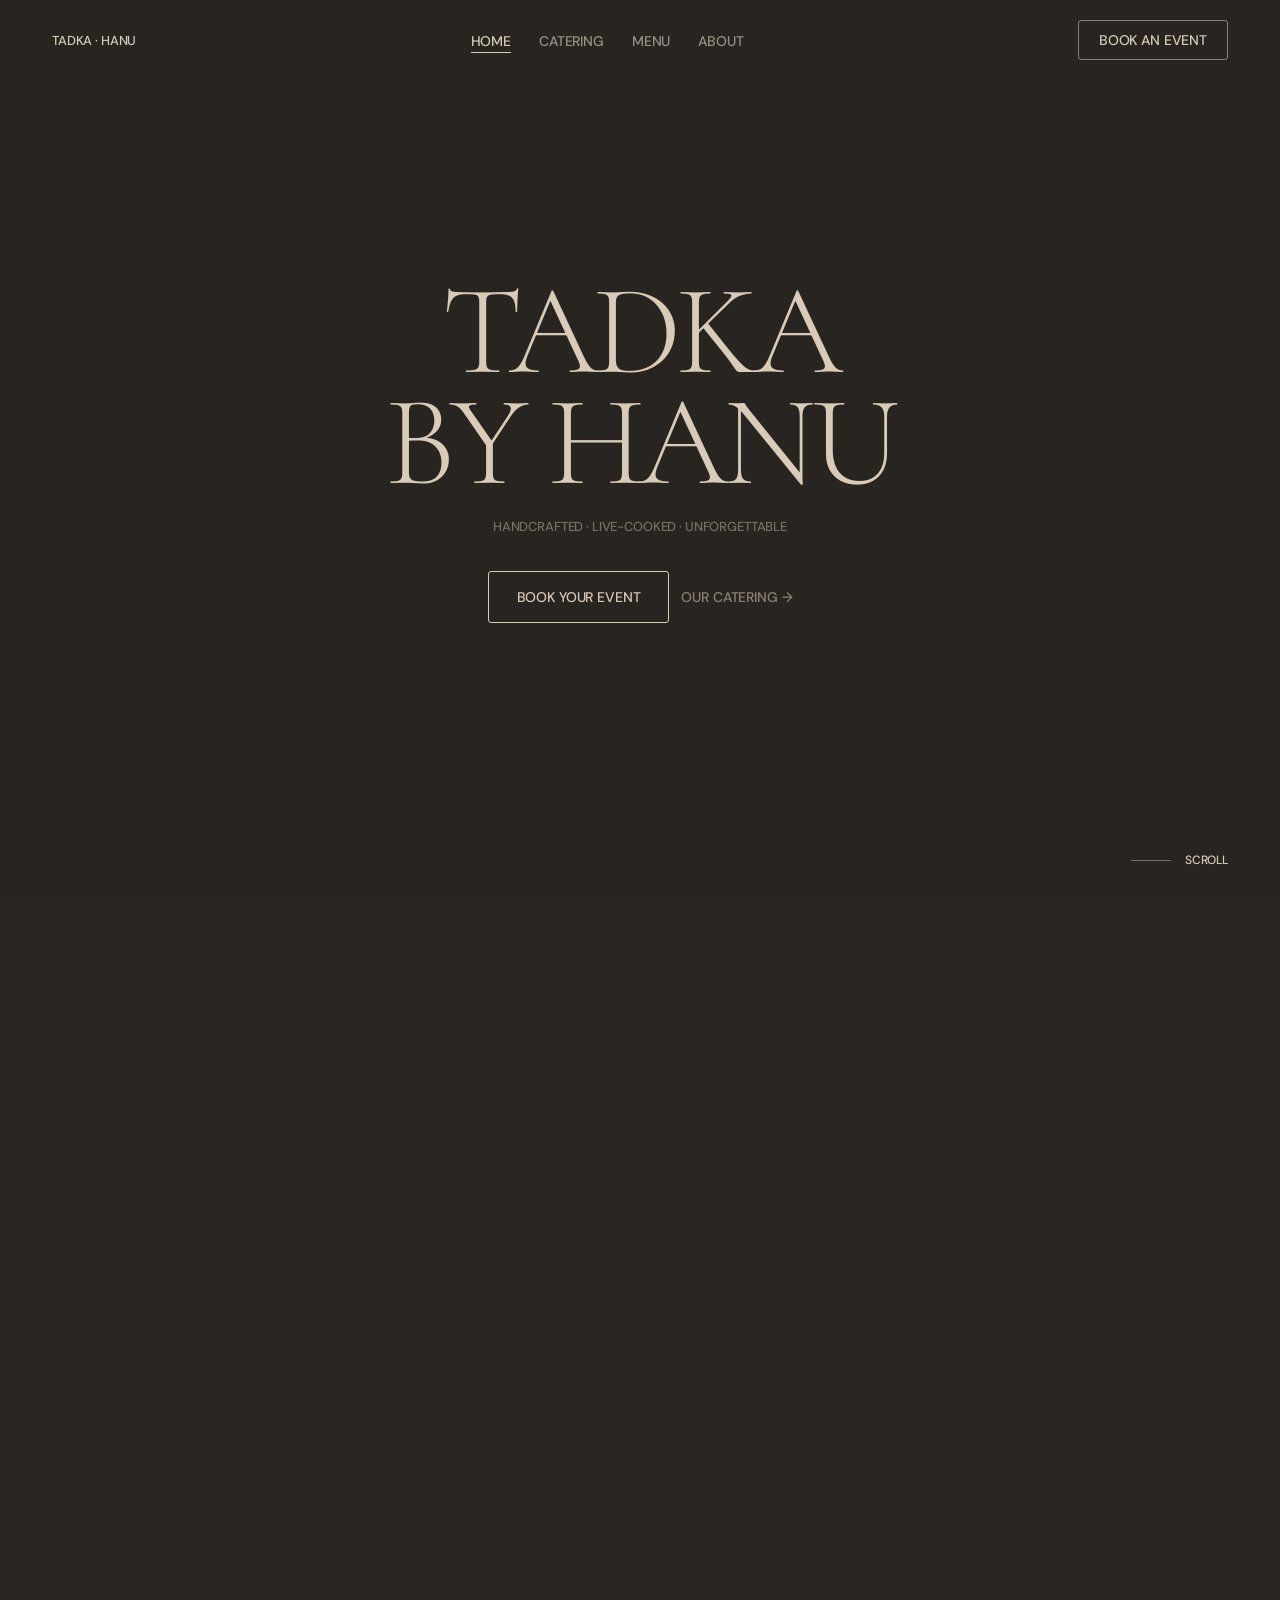
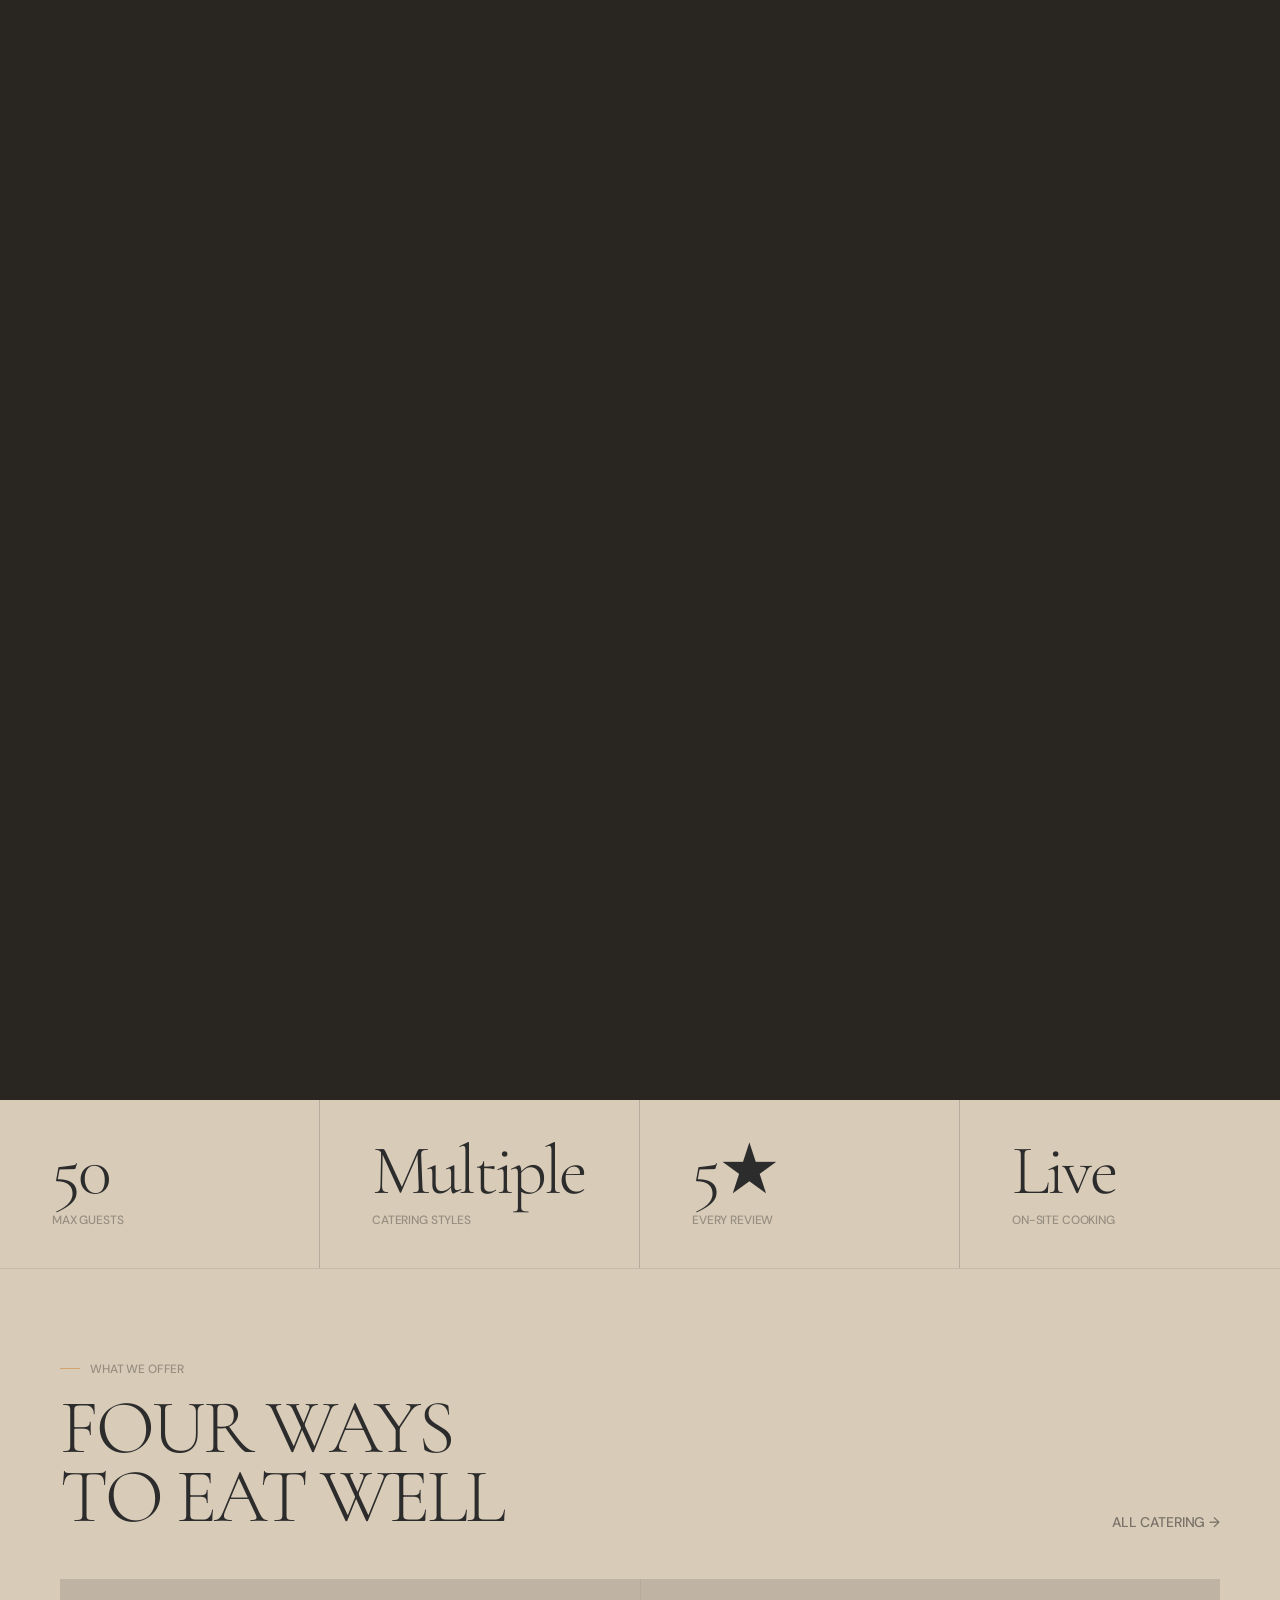
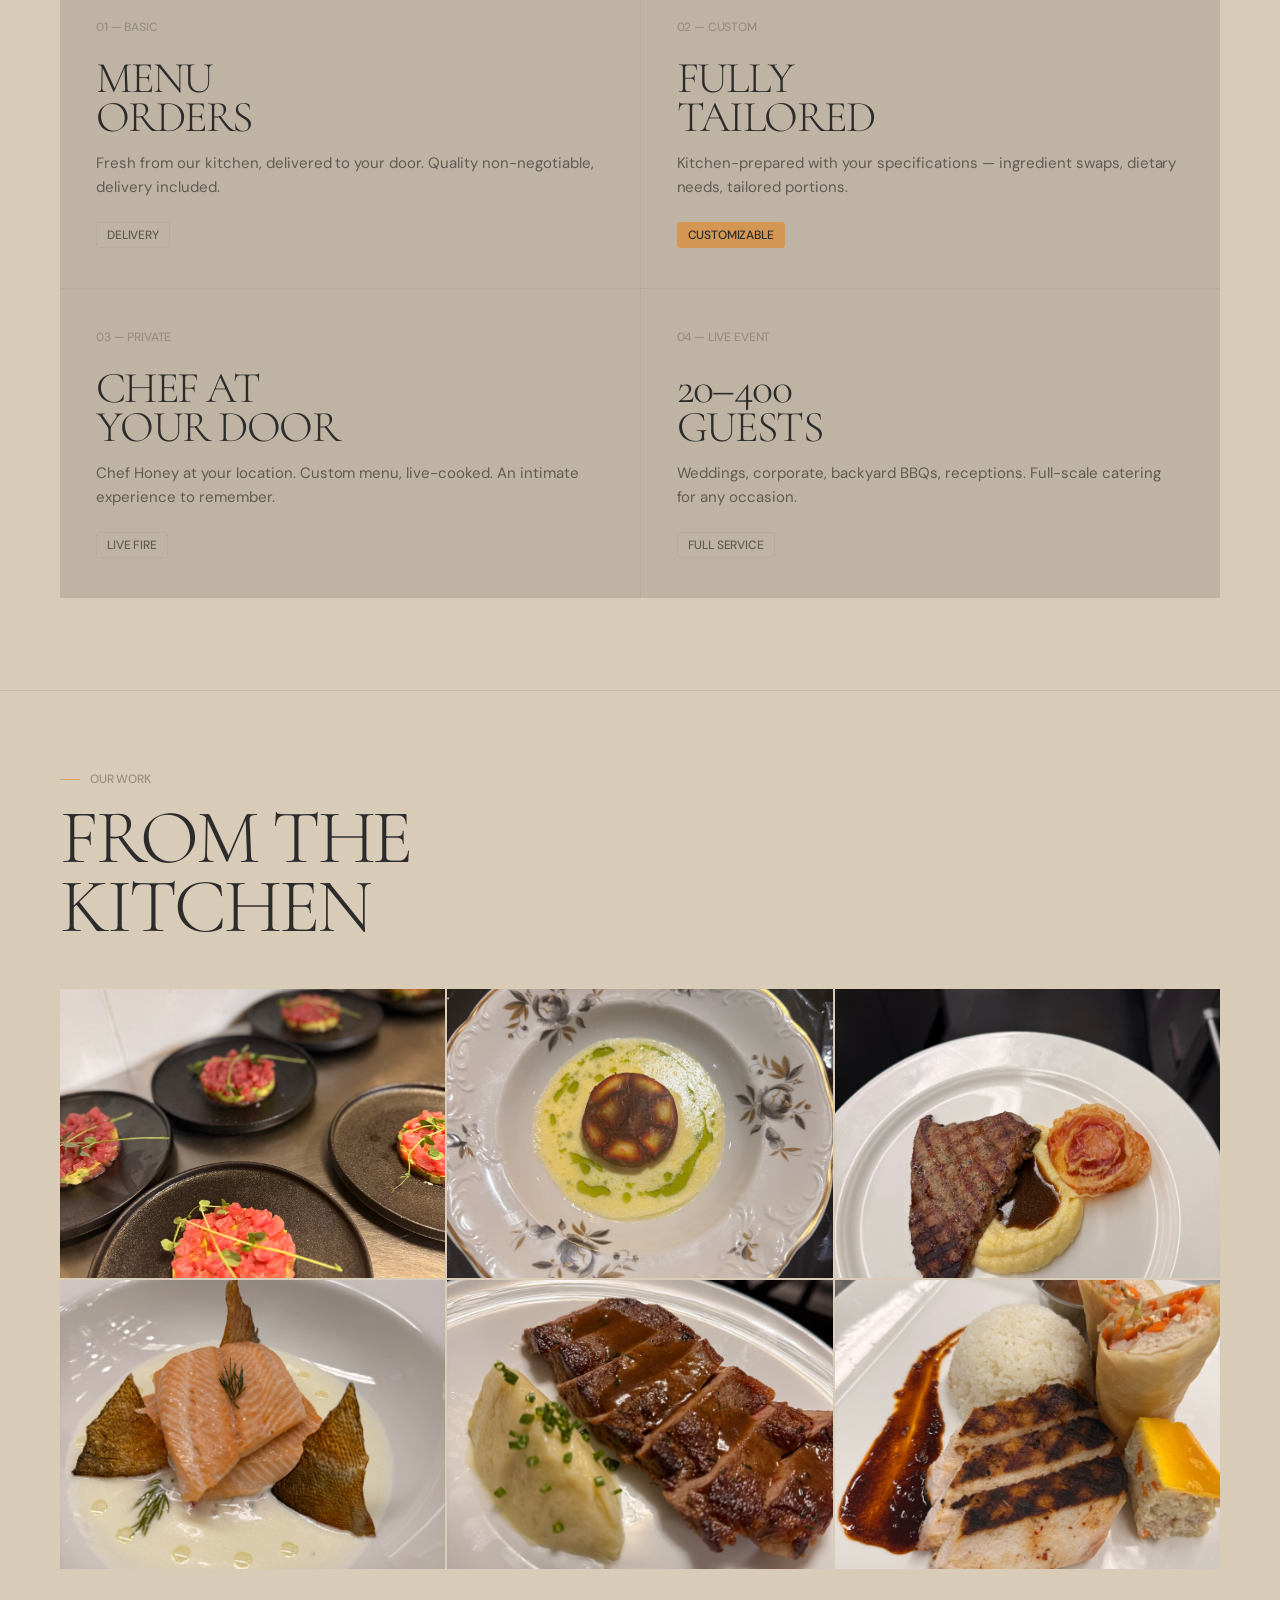
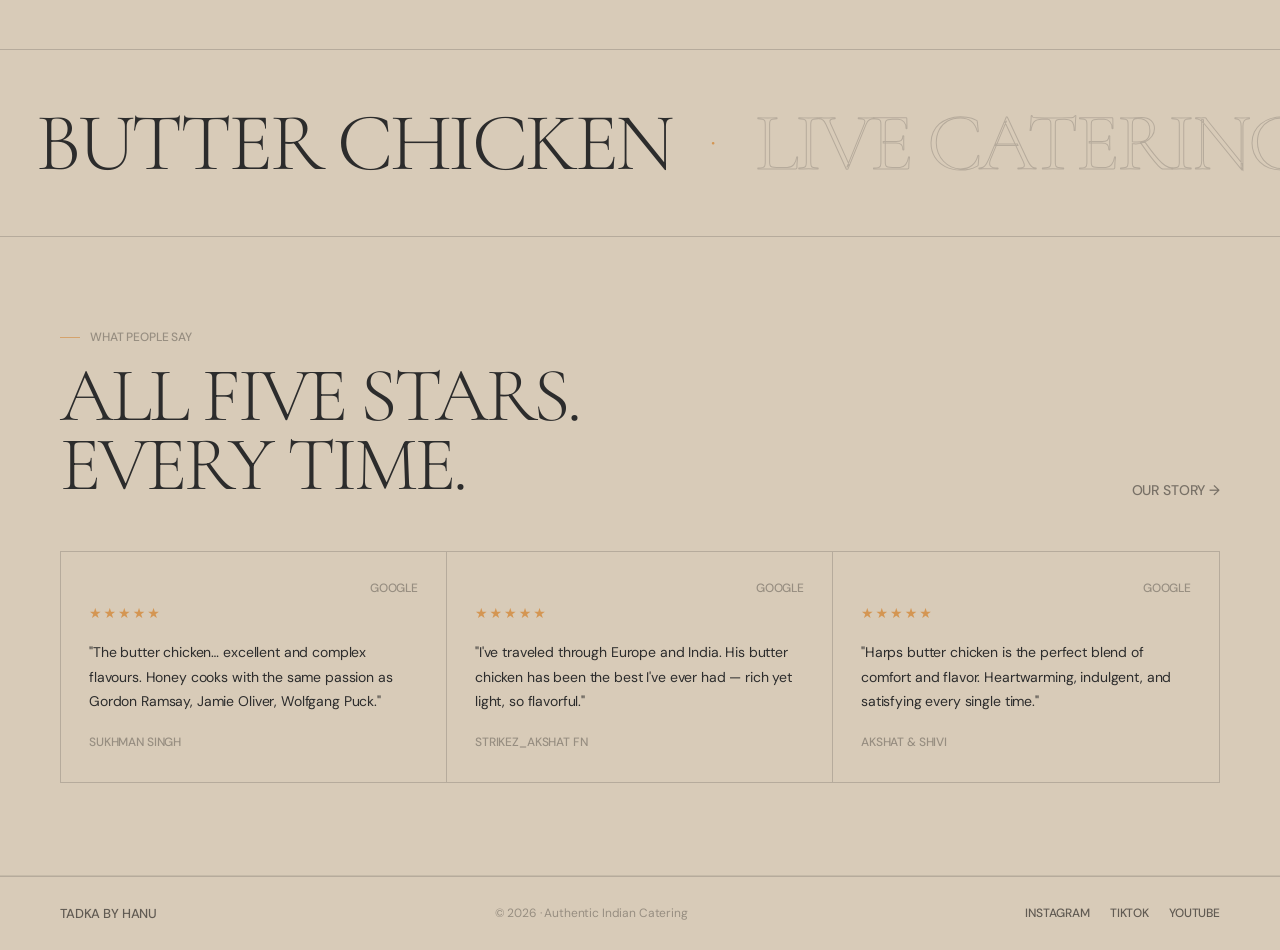
<file: index.html>
<!DOCTYPE html>
<html lang="en" data-page="home">
<head>
<meta charset="UTF-8">
<meta name="viewport" content="width=device-width, initial-scale=1.0">
<title>Tadka By Hanu — Authentic Indian Catering</title>
<link rel="preconnect" href="https://fonts.googleapis.com">
<link rel="preconnect" href="https://fonts.gstatic.com" crossorigin>
<link href="https://fonts.googleapis.com/css2?family=Cormorant+Garamond:ital,wght@0,300;0,400;1,300&family=DM+Sans:opsz,wght@9..40,400;9..40,500;9..40,700&display=swap" rel="stylesheet">
<style>
*,*::before,*::after{box-sizing:border-box;margin:0;padding:0}
html,body{overflow-x:clip}

:root{
  --color-parchment:#d8cbb8;
  --color-linen:#bfb4a3;
  --color-warm-stone:#b6ab9c;
  --color-walnut:#978e81;
  --color-espresso:#615b53;
  --color-onyx-warm:#2c2c2c;
  --color-midnight-roast:#292622;
  --color-saffron-glow:#d49653;
  --fd:'Cormorant Garamond',Georgia,'Times New Roman',serif;
  --fb:'DM Sans',system-ui,-apple-system,sans-serif;
}

body{
  background:var(--color-parchment);
  color:var(--color-onyx-warm);
  font-family:var(--fb);
  -webkit-font-smoothing:antialiased;
}

/* ── NAV ──────────────────────────────── */
.nav{
  position:fixed;inset:0 0 auto 0;z-index:300;
  display:flex;align-items:center;justify-content:space-between;
  padding:20px 52px;
  transition:background .4s cubic-bezier(.25,.46,.45,.94),border-color .4s;
}
.nav-logo{
  font-family:var(--fb);font-size:13px;font-weight:500;
  letter-spacing:-0.011em;text-transform:uppercase;
  color:var(--color-parchment);text-decoration:none;
  transition:color .4s;
}
.nav-links{display:flex;gap:28px;list-style:none;align-items:center}
.nav-links a{
  font-family:var(--fb);font-size:14px;font-weight:500;
  letter-spacing:-0.01em;text-transform:uppercase;
  color:var(--color-parchment);text-decoration:none;
  opacity:.65;transition:opacity .4s,color .4s;
}
.nav-links a:hover{opacity:1}
.nav-links a.active{opacity:1}
.nav-cta{
  font-family:var(--fb);font-size:14px;font-weight:500;
  letter-spacing:-0.01em;text-transform:uppercase;
  color:var(--color-parchment);text-decoration:none;
  border:1px solid rgba(216,203,184,.55);border-radius:3px;
  padding:10px 20px;transition:background .4s,color .4s,border-color .4s;
}
.nav-cta:hover{background:var(--color-parchment);color:var(--color-onyx-warm);border-color:var(--color-parchment)}

/* Scrolled nav */
.nav.nav-light{
  background:rgba(216,203,184,.96);
  backdrop-filter:blur(8px);-webkit-backdrop-filter:blur(8px);
  border-bottom:1px solid var(--color-warm-stone);
}
.nav.nav-light .nav-logo,
.nav.nav-light .nav-links a,
.nav.nav-light .nav-cta{color:var(--color-onyx-warm)}
.nav.nav-light .nav-cta{border-color:var(--color-onyx-warm)}
.nav.nav-light .nav-cta:hover{background:var(--color-onyx-warm);color:var(--color-parchment)}
.nav.nav-light .nav-links a.active{color:var(--color-saffron-glow);opacity:1}

/* ── HERO ─────────────────────────────── */
.hero-driver{height:300vh;position:relative;background:var(--color-midnight-roast)}
.hero-sticky{position:sticky;top:0;height:100vh;width:100%}
.hero-inner{
  position:relative;width:100%;height:100%;overflow:hidden;
  display:flex;align-items:center;justify-content:center;
}

.hero-video-wrap{position:absolute;inset:0;z-index:0;overflow:hidden}
.hero-video{width:100%;height:100%;object-fit:cover;object-position:center;display:block}
.hero-video-overlay{position:absolute;inset:0;background:rgba(41,38,34,.55)}

.hero-center{
  position:relative;z-index:5;
  text-align:center;width:80%;max-width:860px;
}
.hero-tagline{
  font-family:var(--fd);font-weight:300;
  font-size:clamp(56px,10vw,148px);
  letter-spacing:-0.04em;text-transform:uppercase;
  color:var(--color-parchment);line-height:0.86;margin-bottom:20px;
}
.hero-sub{
  font-family:var(--fb);font-size:13px;font-weight:500;
  letter-spacing:-0.011em;text-transform:uppercase;
  color:var(--color-parchment);opacity:.45;margin-bottom:36px;
}
.hero-ctas-block{display:flex;gap:12px;justify-content:center}

.hero-eyebrow{
  position:absolute;top:90px;left:52px;z-index:10;
  font-family:var(--fb);font-size:12px;font-weight:500;
  letter-spacing:-0.012em;text-transform:uppercase;
  color:var(--color-parchment);opacity:.4;
}
.scroll-hint{
  position:absolute;bottom:32px;right:52px;z-index:10;
  display:flex;align-items:center;gap:14px;
  font-family:var(--fb);font-size:12px;font-weight:500;
  letter-spacing:-0.012em;text-transform:uppercase;
  color:var(--color-parchment);opacity:.3;
}
.scroll-line{width:40px;height:1px;background:var(--color-parchment);opacity:.45}

/* ── BUTTONS ──────────────────────────── */
.btn-dark{
  display:inline-flex;align-items:center;
  background:transparent;color:var(--color-parchment);
  border:1px solid var(--color-parchment);border-radius:3px;
  padding:16px 28px;
  font-family:var(--fb);font-size:14px;font-weight:500;
  letter-spacing:-0.01em;text-transform:uppercase;
  text-decoration:none;cursor:pointer;
  transition:background .4s cubic-bezier(.25,.46,.45,.94),color .4s;
  white-space:nowrap;
}
.btn-dark:hover{background:var(--color-parchment);color:var(--color-onyx-warm)}

.btn-light{
  display:inline-flex;align-items:center;
  background:transparent;color:var(--color-onyx-warm);
  border:1px solid var(--color-onyx-warm);border-radius:3px;
  padding:16px 28px;
  font-family:var(--fb);font-size:14px;font-weight:500;
  letter-spacing:-0.01em;text-transform:uppercase;
  text-decoration:none;cursor:pointer;
  transition:background .4s cubic-bezier(.25,.46,.45,.94),color .4s;
  white-space:nowrap;
}
.btn-light:hover{background:var(--color-onyx-warm);color:var(--color-parchment)}

.btn-text{
  display:inline-flex;align-items:center;gap:6px;
  background:transparent;border:none;padding:0;
  font-family:var(--fb);font-size:14px;font-weight:500;
  letter-spacing:-0.01em;text-transform:uppercase;
  color:var(--color-espresso);text-decoration:none;cursor:pointer;
  transition:color .4s;opacity:.8;
}
.btn-text:hover{opacity:1;color:var(--color-onyx-warm)}

/* ── SHARED ───────────────────────────── */
hr.rule{border:none;border-top:1px solid var(--color-warm-stone);margin:0}
.eyebrow{
  font-family:var(--fb);font-size:12px;font-weight:500;
  letter-spacing:-0.012em;text-transform:uppercase;
  color:var(--color-walnut);margin-bottom:16px;
}
.sec-title{
  font-family:var(--fd);font-weight:300;
  font-size:clamp(50px,6vw,90px);line-height:.9;
  letter-spacing:-0.04em;text-transform:uppercase;
  color:var(--color-onyx-warm);
}
.rv{
  opacity:0;transform:translateY(18px);
  transition:opacity .4s cubic-bezier(.25,.46,.45,.94),transform .4s cubic-bezier(.25,.46,.45,.94);
}
.rv.in{opacity:1;transform:none}
.tag{
  display:inline-block;font-family:var(--fb);font-size:12px;font-weight:500;
  letter-spacing:-0.012em;text-transform:uppercase;border-radius:3px;
  padding:4px 10px;border:1px solid var(--color-warm-stone);color:var(--color-espresso);
}
.tag-accent{background:var(--color-saffron-glow);border-color:var(--color-saffron-glow);color:var(--color-onyx-warm)}

/* ── STATS BAND ───────────────────────── */
.stats{display:grid;grid-template-columns:repeat(4,1fr)}
.stat{
  padding:40px 52px;
  border-right:1px solid var(--color-warm-stone);
}
.stat:last-child{border-right:none}
.stat-n{
  font-family:var(--fd);font-weight:300;
  font-size:clamp(44px,5.5vw,72px);
  letter-spacing:-0.04em;color:var(--color-onyx-warm);line-height:.88;margin-bottom:10px;
}
.stat-l{
  font-family:var(--fb);font-size:12px;font-weight:500;
  letter-spacing:-0.012em;text-transform:uppercase;color:var(--color-walnut);
}

/* ── PHOTO GALLERY ────────────────────── */
.home-gallery{padding:80px 60px}
.home-gallery-head{margin-bottom:48px}
.pg3{display:grid;grid-template-columns:repeat(3,1fr);gap:2px}
.pg3-item{margin:0;aspect-ratio:4/3;overflow:hidden;display:block}
.pg3-item img{width:100%;height:100%;object-fit:cover;transition:transform .6s cubic-bezier(.25,.46,.45,.94);display:block}
.pg3-item:hover img{transform:scale(1.04)}
/* ── SERVICES GRID ────────────────────── */
.home-svcs{padding:92px 60px}
.sec-header{display:flex;align-items:flex-end;justify-content:space-between;margin-bottom:48px;gap:32px;flex-wrap:wrap}
.grid2x2{display:grid;grid-template-columns:1fr 1fr;gap:1px;background:var(--color-warm-stone)}
.sc{
  background:var(--color-linen);padding:40px 36px;
  cursor:pointer;text-decoration:none;display:block;color:inherit;
  transition:background .4s cubic-bezier(.25,.46,.45,.94);
}
.sc:hover{background:var(--color-parchment)}
.sc-n{
  font-family:var(--fb);font-size:12px;font-weight:500;
  letter-spacing:-0.012em;text-transform:uppercase;
  color:var(--color-walnut);margin-bottom:24px;
}
.sc-t{
  font-family:var(--fd);font-weight:300;
  font-size:clamp(28px,3.5vw,44px);letter-spacing:-0.035em;text-transform:uppercase;
  color:var(--color-onyx-warm);line-height:.88;margin-bottom:14px;
}
.sc-d{
  font-family:var(--fb);font-size:15px;font-weight:400;
  letter-spacing:-0.015px;color:var(--color-espresso);line-height:1.65;margin-bottom:22px;
}

/* ── MARQUEE ──────────────────────────── */
.mq-outer{
  overflow:hidden;padding:52px 0;
  border-top:1px solid var(--color-warm-stone);
  border-bottom:1px solid var(--color-warm-stone);
}
.mq-track{display:flex;width:max-content;animation:ticker 27s linear infinite;align-items:baseline}
.mq-outer:hover .mq-track{animation-play-state:paused}
.mw{
  font-family:var(--fd);font-weight:300;
  font-size:clamp(44px,6.5vw,82px);
  letter-spacing:-0.04em;text-transform:uppercase;line-height:1;
  padding:0 36px;flex-shrink:0;white-space:nowrap;
}
.mw.s{color:var(--color-onyx-warm)}
.mw.o{color:transparent;-webkit-text-stroke:1px var(--color-warm-stone)}
.mdot{color:var(--color-saffron-glow);font-size:20px;padding:0 4px;align-self:center;font-family:var(--fb);font-weight:500}
@keyframes ticker{from{transform:translateX(0)}to{transform:translateX(-50%)}}

/* ── TESTIMONIALS ─────────────────────── */
.home-ts{padding:92px 60px}
.t3{display:grid;grid-template-columns:repeat(3,1fr);gap:0;border:1px solid var(--color-warm-stone);margin-top:52px}
.tc{
  padding:52px 28px 32px;position:relative;
  border-right:1px solid var(--color-warm-stone);
}
.tc:last-child{border-right:none}
.tc-src{
  position:absolute;top:28px;right:28px;
  font-family:var(--fb);font-size:12px;font-weight:500;
  letter-spacing:-0.012em;text-transform:uppercase;color:var(--color-walnut);
}
.t-stars{font-size:14px;color:var(--color-saffron-glow);margin-bottom:18px;letter-spacing:2px}
.t-q{
  font-family:var(--fb);font-size:14px;font-weight:400;
  letter-spacing:-0.01em;
  color:var(--color-onyx-warm);line-height:1.75;margin-bottom:20px;
}
.t-a{
  font-family:var(--fb);font-size:12px;font-weight:500;
  letter-spacing:-0.012em;text-transform:uppercase;color:var(--color-walnut);
}

/* ── FOOTER ───────────────────────────── */
footer{
  padding:28px 60px;
  display:flex;align-items:center;justify-content:space-between;
  flex-wrap:wrap;gap:16px;
  border-top:1px solid var(--color-warm-stone);
}
.ft-logo{font-family:var(--fb);font-size:13px;font-weight:500;letter-spacing:-0.011em;text-transform:uppercase;color:var(--color-espresso)}
.ft-copy{font-family:var(--fb);font-size:12px;color:var(--color-walnut);letter-spacing:-0.012em}
.ft-links{display:flex;gap:20px}
.ft-link{font-family:var(--fb);font-size:12px;font-weight:500;letter-spacing:-0.012em;text-transform:uppercase;color:var(--color-espresso);text-decoration:none;transition:color .4s}
.ft-link:hover{color:var(--color-onyx-warm)}

/* ── RESPONSIVE ───────────────────────── */
@media(max-width:900px){
  .nav{padding:16px 24px}
  .nav-links{gap:16px}
  .hero-eyebrow{left:24px;top:76px}.scroll-hint{right:24px}
  .hero-center{width:92%}
  .stats{grid-template-columns:1fr 1fr}.stat{border-right:none;border-bottom:1px solid var(--color-warm-stone);padding:24px}
  .stat:nth-child(odd){border-right:1px solid var(--color-warm-stone)}
  .home-svcs,.home-ts{padding:60px 24px}.grid2x2{grid-template-columns:1fr}.t3{grid-template-columns:1fr}
  .tc{border-right:none;border-bottom:1px solid var(--color-warm-stone)}.tc:last-child{border-bottom:none}
  footer{padding:22px 24px}.home-svcs .sec-header{flex-direction:column;align-items:flex-start;gap:16px}
}
@media(prefers-reduced-motion:reduce){
  .mq-track{animation:none}
  .rv{opacity:1;transform:none;transition:none}
}
</style>
<link rel="stylesheet" href="./polish.css">
<link rel="stylesheet" href="./mobile.css">
</head>
<body>

<!-- NAV -->
<nav class="nav" id="siteNav">
  <a class="nav-logo" href="./index.html">Tadka · Hanu</a>
  <ul class="nav-links">
    <li><a href="./index.html" class="active">Home</a></li>
    <li><a href="./catering.html">Catering</a></li>
    <li><a href="./menu.html">Menu</a></li>
    <li><a href="./about.html">About</a></li>
  </ul>
  <a class="nav-cta" href="./book.html">Book an Event</a>
  <button class="nav-burger" id="navBurger" aria-label="Toggle menu" aria-expanded="false">
    <span></span><span></span><span></span>
  </button>
</nav>

<!-- MOBILE NAV OVERLAY -->
<div class="nav-overlay" id="navOverlay" role="dialog" aria-label="Navigation menu">
  <a class="nav-overlay-link active" href="./index.html">Home</a>
  <a class="nav-overlay-link" href="./catering.html">Catering</a>
  <a class="nav-overlay-link" href="./menu.html">Menu</a>
  <a class="nav-overlay-link" href="./about.html">About</a>
  <a class="nav-overlay-link-cta" href="./book.html">Book an Event</a>
</div>

<!-- HERO -->
<div class="hero-driver" id="heroDriver">
<div class="hero-sticky">
<section class="hero-inner" id="hero">
  <div class="hero-video-wrap" aria-hidden="true">
    <video class="hero-video" id="heroVid"
      muted playsinline preload="auto"
      src="./hero.mp4">
    </video>
    <div class="hero-video-overlay"></div>
  </div>

  <div class="hero-center">
    <p class="hero-tagline">Tadka<br>By Hanu</p>
    <p class="hero-sub">Handcrafted · Live-cooked · Unforgettable</p>
    <div class="hero-ctas-block">
      <a class="btn-dark" href="./book.html">Book Your Event</a>
      <a class="btn-text" style="color:rgba(216,203,184,.7)" href="./catering.html">Our Catering →</a>
    </div>
  </div>

  <div class="scroll-hint" aria-hidden="true">
    <span class="scroll-line"></span>SCROLL
  </div>
</section>
</div>
</div>

<!-- STATS -->
<div class="stats">
  <div class="stat rv"><div class="stat-n">50</div><div class="stat-l">Max Guests</div></div>
  <div class="stat rv" style="transition-delay:.08s"><div class="stat-n">Multiple</div><div class="stat-l">Catering Styles</div></div>
  <div class="stat rv" style="transition-delay:.16s"><div class="stat-n">5★</div><div class="stat-l">Every Review</div></div>
  <div class="stat rv" style="transition-delay:.24s"><div class="stat-n">Live</div><div class="stat-l">On-site Cooking</div></div>
</div>

<hr class="rule">

<!-- SERVICES -->
<section class="home-svcs">
  <div class="sec-header">
    <div>
      <p class="eyebrow">What We Offer</p>
      <h2 class="sec-title">Four Ways<br>To Eat Well</h2>
    </div>
    <a class="btn-text" href="./catering.html">All Catering →</a>
  </div>
  <div class="grid2x2">
    <a class="sc rv" href="./catering.html">
      <div class="sc-n">01 — Basic</div>
      <div class="sc-t">Menu<br>Orders</div>
      <p class="sc-d">Fresh from our kitchen, delivered to your door. Quality non-negotiable, delivery included.</p>
      <span class="tag">Delivery</span>
    </a>
    <a class="sc rv" style="transition-delay:.08s" href="./catering.html">
      <div class="sc-n">02 — Custom</div>
      <div class="sc-t">Fully<br>Tailored</div>
      <p class="sc-d">Kitchen-prepared with your specifications — ingredient swaps, dietary needs, tailored portions.</p>
      <span class="tag tag-accent">Customizable</span>
    </a>
    <a class="sc rv" style="transition-delay:.16s" href="./catering.html">
      <div class="sc-n">03 — Private</div>
      <div class="sc-t">Chef at<br>Your Door</div>
      <p class="sc-d">Chef Honey at your location. Custom menu, live-cooked. An intimate experience to remember.</p>
      <span class="tag">Live Fire</span>
    </a>
    <a class="sc rv" style="transition-delay:.24s" href="./catering.html">
      <div class="sc-n">04 — Live Event</div>
      <div class="sc-t">20–400<br>Guests</div>
      <p class="sc-d">Weddings, corporate, backyard BBQs, receptions. Full-scale catering for any occasion.</p>
      <span class="tag">Full Service</span>
    </a>
  </div>
</section>

<!-- PHOTO GALLERY -->
<hr class="rule">
<section class="home-gallery">
  <div class="home-gallery-head rv">
    <p class="eyebrow">Our Work</p>
    <h2 class="sec-title">From the<br>Kitchen</h2>
  </div>
  <div class="pg3">
    <figure class="pg3-item rv"><img src="./images/jpg/IMG_6838.jpg" alt="Tuna tartare with avocado — event catering plating" loading="lazy"></figure>
    <figure class="pg3-item rv" style="transition-delay:.06s"><img src="./images/jpg/IMG_6124.jpg" alt="Charred artichoke on herb cream — fine dining plating" loading="lazy"></figure>
    <figure class="pg3-item rv" style="transition-delay:.12s"><img src="./images/jpg/IMG_6513.jpg" alt="Grilled steak with mashed potato and tomato tart" loading="lazy"></figure>
    <figure class="pg3-item rv" style="transition-delay:.18s"><img src="./images/jpg/IMG_6790.jpg" alt="Poached salmon with dill cream and crispy skin" loading="lazy"></figure>
    <figure class="pg3-item rv" style="transition-delay:.24s"><img src="./images/jpg/IMG_6650.jpg" alt="Sliced glazed duck with chive mashed potato" loading="lazy"></figure>
    <figure class="pg3-item rv" style="transition-delay:.30s"><img src="./images/jpg/IMG_6906.jpg" alt="Grilled chicken plate with jasmine rice and spring rolls" loading="lazy"></figure>
  </div>
</section>

<!-- MARQUEE -->
<div class="mq-outer" aria-hidden="true">
  <div class="mq-track">
    <span class="mw s">Butter Chicken</span><span class="mdot">·</span>
    <span class="mw o">Live Catering</span><span class="mdot">·</span>
    <span class="mw s">Weddings</span><span class="mdot">·</span>
    <span class="mw o">Where Flavour Meets Passion</span><span class="mdot">·</span>
    <span class="mw s">Private Dinners</span><span class="mdot">·</span>
    <span class="mw o">Handcrafted</span><span class="mdot">·</span>
    <span class="mw s">Butter Chicken</span><span class="mdot">·</span>
    <span class="mw o">Live Catering</span><span class="mdot">·</span>
    <span class="mw s">Weddings</span><span class="mdot">·</span>
    <span class="mw o">Where Flavour Meets Passion</span><span class="mdot">·</span>
    <span class="mw s">Private Dinners</span><span class="mdot">·</span>
    <span class="mw o">Handcrafted</span><span class="mdot">·</span>
  </div>
</div>

<!-- TESTIMONIALS -->
<section class="home-ts">
  <div class="sec-header">
    <div>
      <p class="eyebrow">What People Say</p>
      <h2 class="sec-title">All Five Stars.<br>Every Time.</h2>
    </div>
    <a class="btn-text" href="./about.html">Our Story →</a>
  </div>
  <div class="t3">
    <div class="tc rv">
      <span class="tc-src">Google</span>
      <div class="t-stars">★★★★★</div>
      <p class="t-q">"The butter chicken… excellent and complex flavours. Honey cooks with the same passion as Gordon Ramsay, Jamie Oliver, Wolfgang Puck."</p>
      <div class="t-a">Sukhman Singh</div>
    </div>
    <div class="tc rv" style="transition-delay:.08s">
      <span class="tc-src">Google</span>
      <div class="t-stars">★★★★★</div>
      <p class="t-q">"I've traveled through Europe and India. His butter chicken has been the best I've ever had — rich yet light, so flavorful."</p>
      <div class="t-a">Strikez_Akshat FN</div>
    </div>
    <div class="tc rv" style="transition-delay:.16s">
      <span class="tc-src">Google</span>
      <div class="t-stars">★★★★★</div>
      <p class="t-q">"Harps butter chicken is the perfect blend of comfort and flavor. Heartwarming, indulgent, and satisfying every single time."</p>
      <div class="t-a">Akshat &amp; Shivi</div>
    </div>
  </div>
</section>

<hr class="rule">
<footer>
  <div class="ft-logo">Tadka By Hanu</div>
  <div class="ft-copy">&copy; 2026 · Authentic Indian Catering</div>
  <div class="ft-links">
    <a class="ft-link" href="https://instagram.com/chefhoneystadka" target="_blank" rel="noopener">Instagram</a>
    <a class="ft-link" href="https://tiktok.com/@tadkabyhoney" target="_blank" rel="noopener">TikTok</a>
    <a class="ft-link" href="https://youtube.com/@honeytadka" target="_blank" rel="noopener">YouTube</a>
  </div>
</footer>

<script>
(function(){
'use strict';
var reduced = window.matchMedia('(prefers-reduced-motion: reduce)').matches;
var previewMode = /[?&]autoplay=1/.test(window.location.search);

/* ── VIDEO ─── */
var vid = document.getElementById('heroVid');
var videoReady = false;
var smoothP = 0;

function onVidReady() {
  if (reduced) return;
  videoReady = true;
  if (previewMode) {
    vid.loop = true;
    vid.play();
  } else {
    // Seek to first frame so video is visible immediately (not a black box)
    if (vid.currentTime === 0) vid.currentTime = 0.001;
  }
}

// Guard against loadedmetadata firing before this script ran
if (vid.readyState >= 1) {
  onVidReady();
} else {
  vid.addEventListener('loadedmetadata', onVidReady, {once:true});
  vid.addEventListener('loadeddata', onVidReady, {once:true});
}

// Mobile browsers ignore preload="auto" — force load initiation
vid.load();

/* ── NAV SCROLL AWARENESS ─── */
var nav = document.getElementById('siteNav');
var driver = document.getElementById('heroDriver');
function updateNav() {
  var threshold = driver.offsetHeight - window.innerHeight - 20;
  if (window.scrollY >= threshold) {
    nav.classList.add('nav-light');
  } else {
    nav.classList.remove('nav-light');
  }
}
window.addEventListener('scroll', updateNav, {passive:true});
updateNav();

/* ── SCROLL HERO ANIMATION ─── */
if (!reduced) {
  var hintEl = document.querySelector('.scroll-hint');
  var eyeEl  = document.querySelector('.hero-eyebrow'); // may be null if removed

  function clamp(v,lo,hi){return v<lo?lo:v>hi?hi:v}

  function heroLoop() {
    var driverScroll = driver.offsetHeight - window.innerHeight;
    var p = driverScroll > 0 ? clamp(window.scrollY / driverScroll, 0, 1) : 0;

    var fo = clamp(1 - p * 4, 0, 1);
    hintEl.style.opacity = fo;
    if (eyeEl) eyeEl.style.opacity = (fo * 0.4).toFixed(2);

    if (!previewMode && videoReady && vid.duration && !vid.seeking) {
      smoothP += (p - smoothP) * 0.12;
      var t = smoothP * vid.duration;
      if (Math.abs(vid.currentTime - t) > 0.012) vid.currentTime = t;
    }

    requestAnimationFrame(heroLoop);
  }
  requestAnimationFrame(heroLoop);
}

/* ── SCROLL REVEAL ─── */
var io = new IntersectionObserver(function(entries){
  entries.forEach(function(en){
    if(en.isIntersecting){ en.target.classList.add('in'); io.unobserve(en.target); }
  });
},{threshold:0.1});
document.querySelectorAll('.rv').forEach(function(el){ io.observe(el); });

})();
</script>
<script src="./mobile.js"></script>
</body>
</html>
</file>
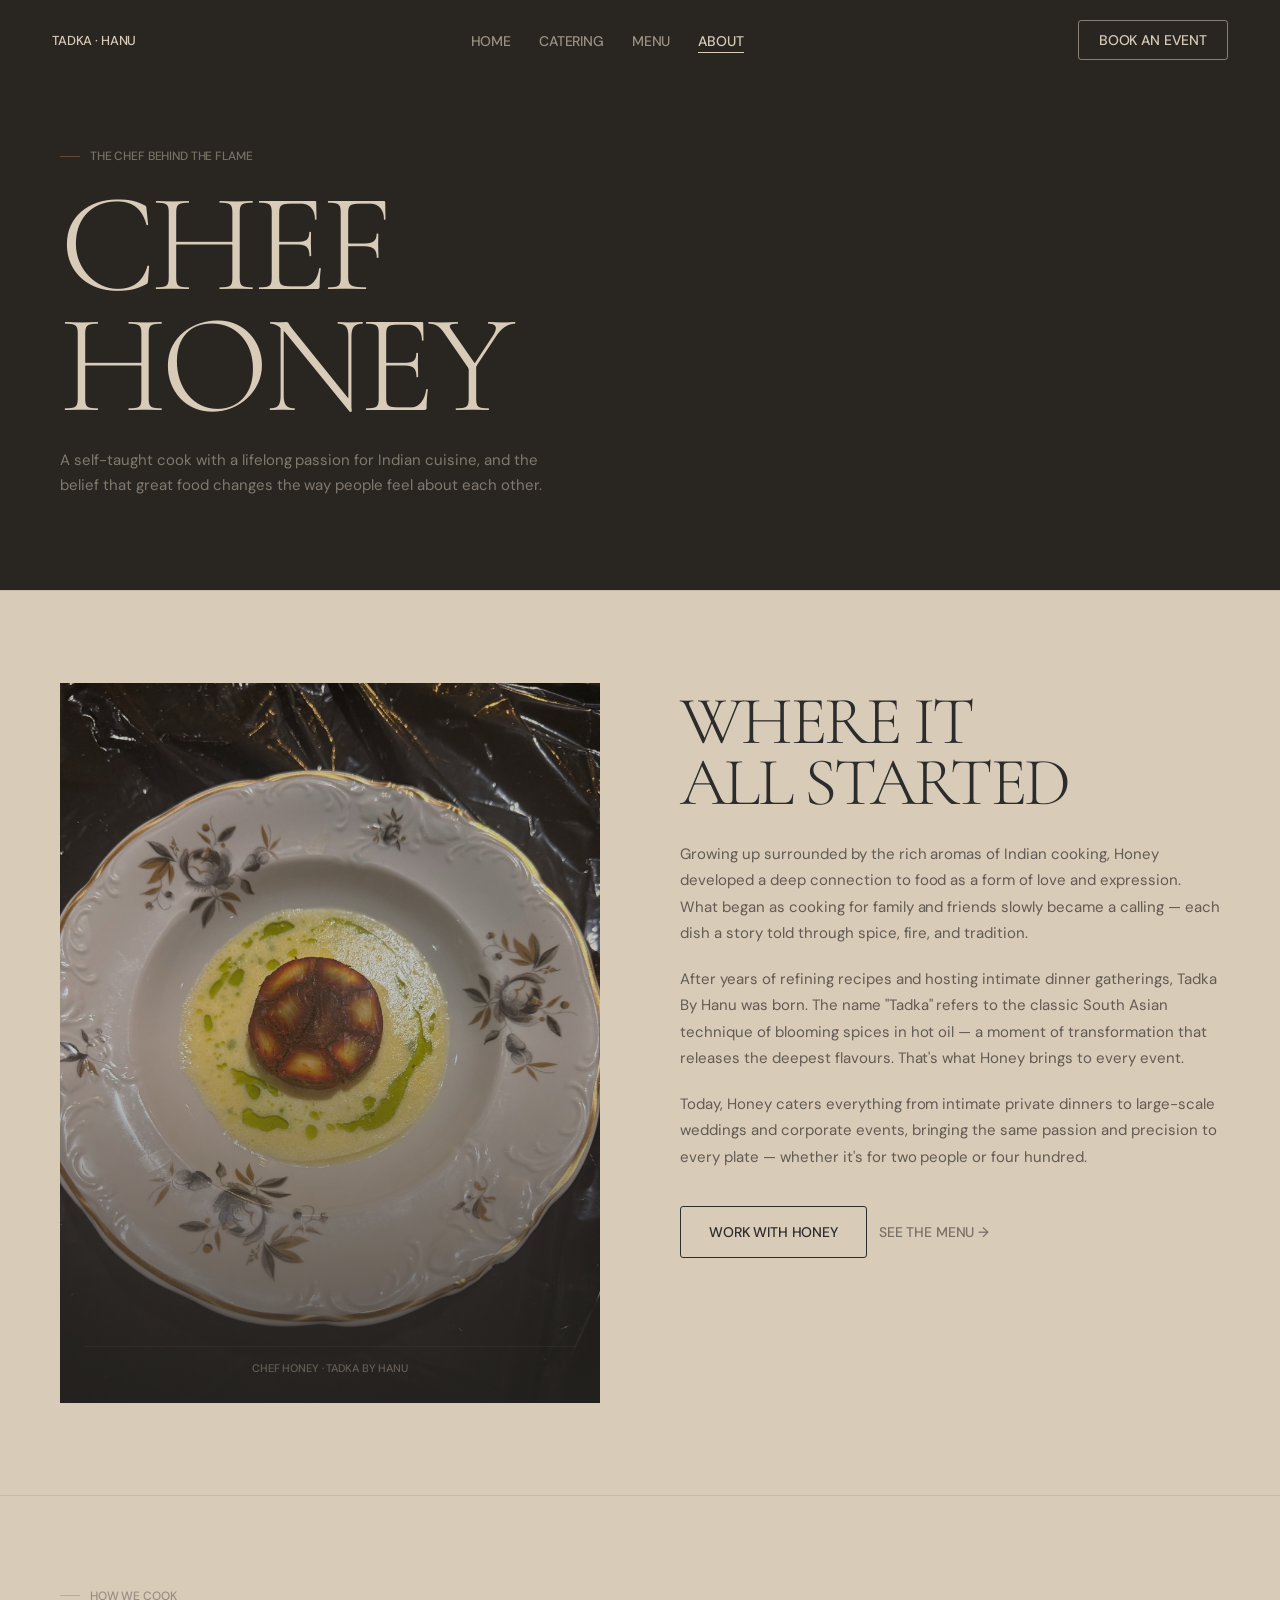
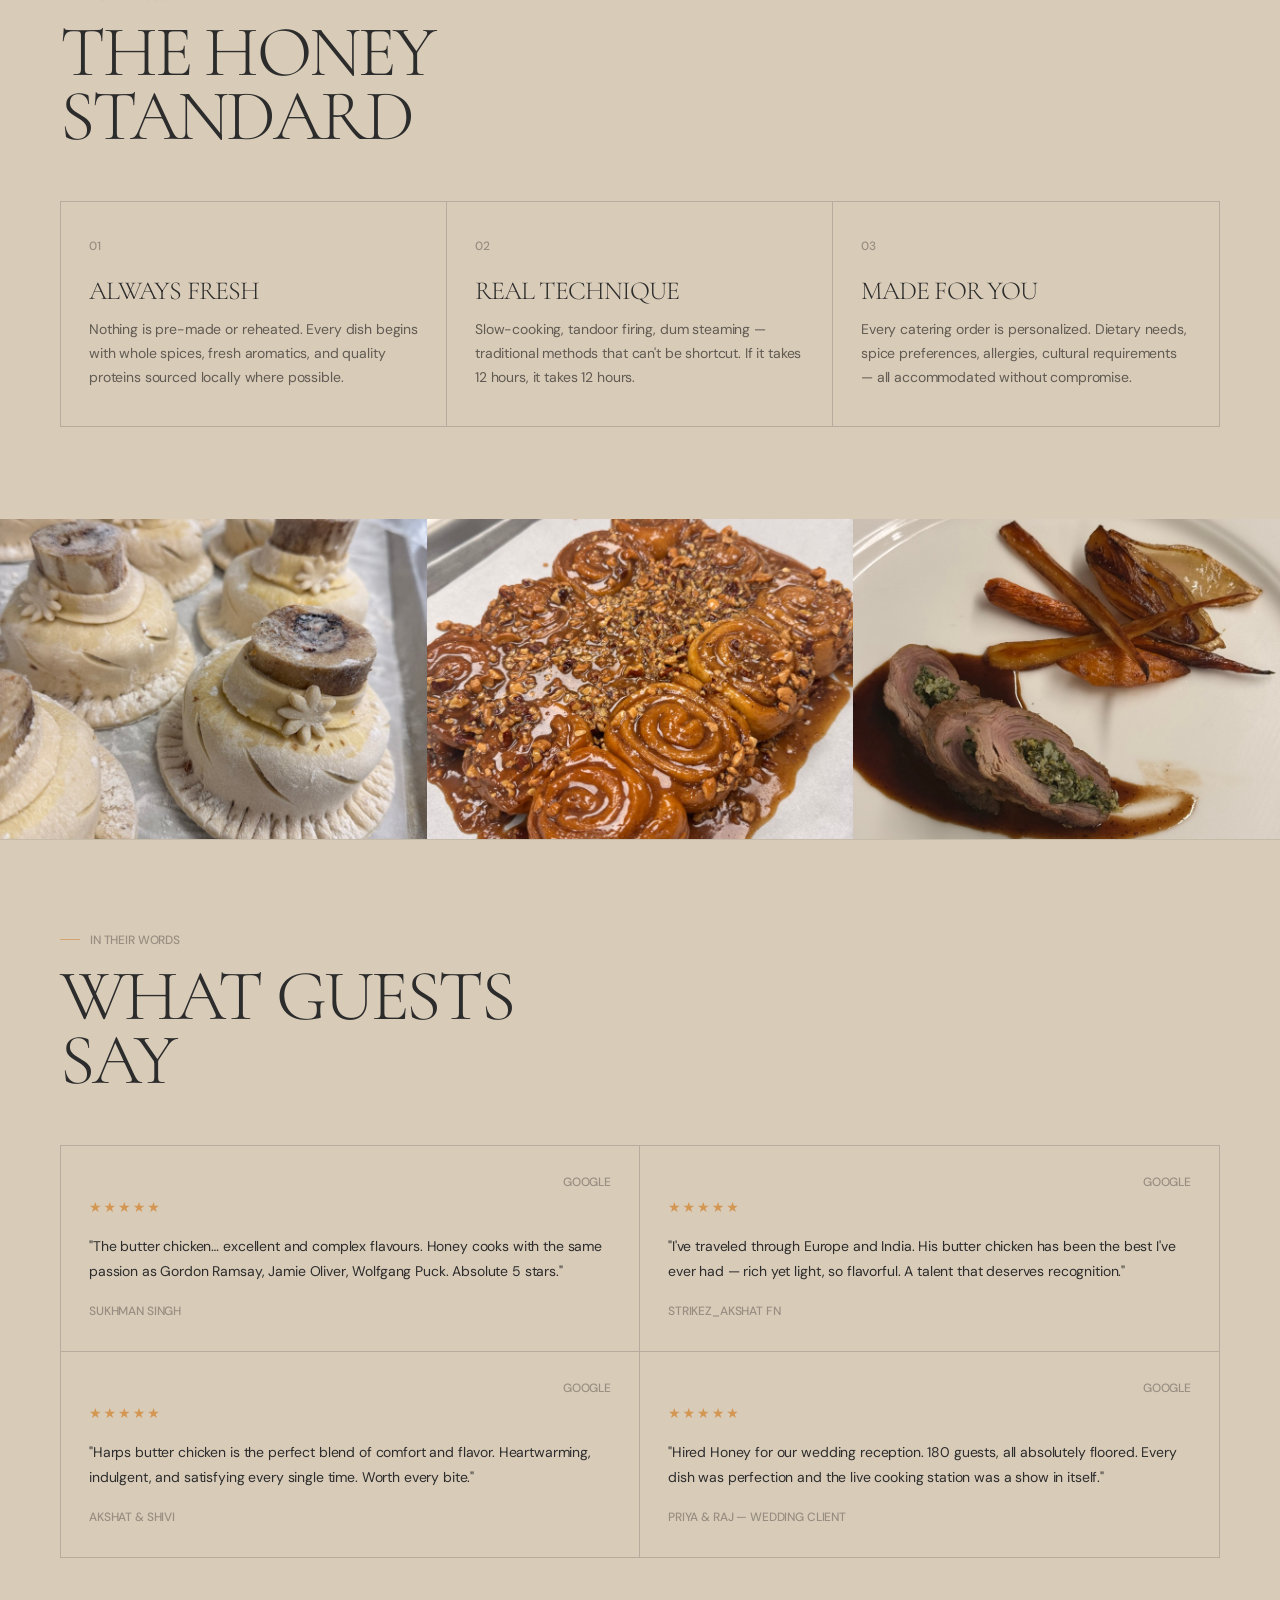
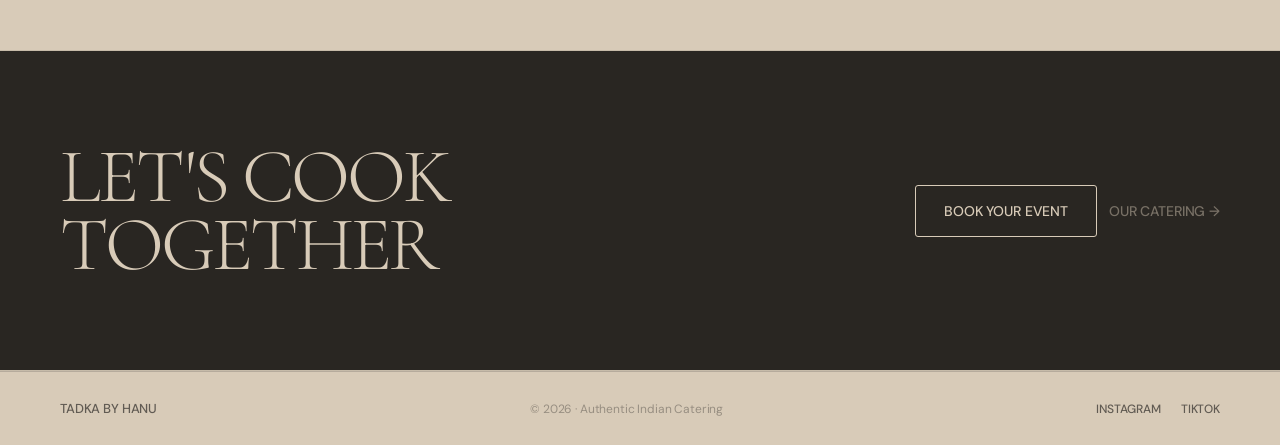
<file: about.html>
<!DOCTYPE html>
<html lang="en" data-page="about">
<head>
<meta charset="UTF-8">
<meta name="viewport" content="width=device-width, initial-scale=1.0">
<title>About — Tadka By Hanu</title>
<link rel="preconnect" href="https://fonts.googleapis.com">
<link rel="preconnect" href="https://fonts.gstatic.com" crossorigin>
<link href="https://fonts.googleapis.com/css2?family=Cormorant+Garamond:ital,wght@0,300;0,400;1,300&family=DM+Sans:opsz,wght@9..40,400;9..40,500;9..40,700&display=swap" rel="stylesheet">
<style>
*,*::before,*::after{box-sizing:border-box;margin:0;padding:0}
html,body{overflow-x:clip}

:root{
  --color-parchment:#d8cbb8;
  --color-linen:#bfb4a3;
  --color-warm-stone:#b6ab9c;
  --color-walnut:#978e81;
  --color-espresso:#615b53;
  --color-onyx-warm:#2c2c2c;
  --color-midnight-roast:#292622;
  --color-saffron-glow:#d49653;
  --fd:'Cormorant Garamond',Georgia,'Times New Roman',serif;
  --fb:'DM Sans',system-ui,-apple-system,sans-serif;
}

body{background:var(--color-parchment);color:var(--color-onyx-warm);font-family:var(--fb);-webkit-font-smoothing:antialiased}

/* ── NAV ── */
.nav{position:fixed;inset:0 0 auto 0;z-index:300;display:flex;align-items:center;justify-content:space-between;padding:20px 52px;transition:background .4s cubic-bezier(.25,.46,.45,.94),border-color .4s}
.nav-logo{font-family:var(--fb);font-size:13px;font-weight:500;letter-spacing:-0.011em;text-transform:uppercase;color:var(--color-parchment);text-decoration:none;transition:color .4s}
.nav-links{display:flex;gap:28px;list-style:none;align-items:center}
.nav-links a{font-family:var(--fb);font-size:14px;font-weight:500;letter-spacing:-0.01em;text-transform:uppercase;color:var(--color-parchment);text-decoration:none;opacity:.65;transition:opacity .4s,color .4s}
.nav-links a:hover{opacity:1}
.nav-links a.active{opacity:1}
.nav-cta{font-family:var(--fb);font-size:14px;font-weight:500;letter-spacing:-0.01em;text-transform:uppercase;color:var(--color-parchment);text-decoration:none;border:1px solid rgba(216,203,184,.55);border-radius:3px;padding:10px 20px;transition:background .4s,color .4s,border-color .4s}
.nav-cta:hover{background:var(--color-parchment);color:var(--color-onyx-warm);border-color:var(--color-parchment)}
.nav.nav-light{background:rgba(216,203,184,.96);backdrop-filter:blur(8px);-webkit-backdrop-filter:blur(8px);border-bottom:1px solid var(--color-warm-stone)}
.nav.nav-light .nav-logo,.nav.nav-light .nav-links a,.nav.nav-light .nav-cta{color:var(--color-onyx-warm)}
.nav.nav-light .nav-cta{border-color:var(--color-onyx-warm)}
.nav.nav-light .nav-cta:hover{background:var(--color-onyx-warm);color:var(--color-parchment)}
.nav.nav-light .nav-links a.active{color:var(--color-saffron-glow);opacity:1}

/* ── PAGE BANNER ── */
.page-banner{background:var(--color-midnight-roast);padding:148px 60px 92px}
.page-banner .eyebrow{font-family:var(--fb);font-size:12px;font-weight:500;letter-spacing:-0.012em;text-transform:uppercase;color:var(--color-parchment);opacity:.45;margin-bottom:20px}
.page-title{font-family:var(--fd);font-weight:300;font-size:clamp(72px,11vw,148px);line-height:.86;letter-spacing:-0.04em;text-transform:uppercase;color:var(--color-parchment)}
.page-sub{font-family:var(--fb);font-size:15px;font-weight:400;letter-spacing:-0.015px;color:var(--color-parchment);opacity:.5;line-height:1.65;max-width:520px;margin-top:22px}

/* ── SHARED ── */
hr.rule{border:none;border-top:1px solid var(--color-warm-stone);margin:0}
.eyebrow{font-family:var(--fb);font-size:12px;font-weight:500;letter-spacing:-0.012em;text-transform:uppercase;color:var(--color-walnut);margin-bottom:16px}
.rv{opacity:0;transform:translateY(18px);transition:opacity .4s cubic-bezier(.25,.46,.45,.94),transform .4s cubic-bezier(.25,.46,.45,.94)}
.rv.in{opacity:1;transform:none}
.btn-light{display:inline-flex;align-items:center;background:transparent;color:var(--color-onyx-warm);border:1px solid var(--color-onyx-warm);border-radius:3px;padding:16px 28px;font-family:var(--fb);font-size:14px;font-weight:500;letter-spacing:-0.01em;text-transform:uppercase;text-decoration:none;cursor:pointer;transition:background .4s cubic-bezier(.25,.46,.45,.94),color .4s;white-space:nowrap}
.btn-light:hover{background:var(--color-onyx-warm);color:var(--color-parchment)}
.btn-text{display:inline-flex;align-items:center;gap:6px;background:transparent;border:none;padding:0;font-family:var(--fb);font-size:14px;font-weight:500;letter-spacing:-0.01em;text-transform:uppercase;color:var(--color-espresso);text-decoration:none;cursor:pointer;transition:color .4s;opacity:.8}
.btn-text:hover{opacity:1;color:var(--color-onyx-warm)}

/* ── PHOTO PANEL ── */
.story-panel-img{position:absolute;inset:0;width:100%;height:100%;object-fit:cover;opacity:.75}
.story-panel-overlay{position:absolute;inset:0;background:linear-gradient(to top,rgba(41,38,34,.7) 0%,transparent 50%)}
/* ── PROCESS STRIP ── */
.process-strip{display:grid;grid-template-columns:repeat(3,1fr);gap:0}
.process-item{margin:0;aspect-ratio:4/3;overflow:hidden;position:relative}
.process-item img{width:100%;height:100%;object-fit:cover;transition:transform .6s cubic-bezier(.25,.46,.45,.94);display:block}
.process-item:hover img{transform:scale(1.04)}
/* ── STORY ── */
.story{padding:92px 60px;display:grid;grid-template-columns:1fr 1fr;gap:80px;align-items:start}
.story-panel{
  width:100%;aspect-ratio:3/4;
  background:var(--color-midnight-roast);
  position:relative;overflow:hidden;
  display:flex;flex-direction:column;align-items:center;justify-content:center;
}
.story-panel-bg{
  font-family:var(--fd);font-weight:300;
  font-size:clamp(120px,22vw,280px);
  letter-spacing:-0.04em;color:var(--color-parchment);
  opacity:.06;line-height:.85;text-align:center;user-select:none;
}
.story-panel-tag{
  position:absolute;bottom:28px;left:24px;right:24px;
  font-family:var(--fb);font-size:11px;font-weight:500;
  letter-spacing:-0.011em;text-transform:uppercase;
  color:var(--color-parchment);opacity:.35;text-align:center;
  padding-top:14px;border-top:1px solid rgba(216,203,184,.15);
}
.story-right{padding-top:8px}
.story-heading{
  font-family:var(--fd);font-weight:300;
  font-size:clamp(40px,5.5vw,68px);
  line-height:.9;letter-spacing:-0.04em;text-transform:uppercase;
  color:var(--color-onyx-warm);margin-bottom:28px;
}
.story-body{
  font-family:var(--fb);font-size:15px;font-weight:400;
  letter-spacing:-0.015px;color:var(--color-espresso);
  line-height:1.75;margin-bottom:20px;
}

/* ── VALUES ── */
.values{padding:92px 60px}
.values-head{margin-bottom:52px}
.values-title{font-family:var(--fd);font-weight:300;font-size:clamp(40px,6vw,72px);line-height:.9;letter-spacing:-0.04em;text-transform:uppercase;color:var(--color-onyx-warm)}
.val-grid{display:grid;grid-template-columns:repeat(3,1fr);gap:0;border:1px solid var(--color-warm-stone)}
.val{
  padding:36px 28px;
  border-right:1px solid var(--color-warm-stone);
  transition:background .4s cubic-bezier(.25,.46,.45,.94);
}
.val:last-child{border-right:none}
.val:hover{background:var(--color-linen)}
.val-n{
  font-family:var(--fb);font-size:12px;font-weight:500;
  letter-spacing:-0.012em;text-transform:uppercase;
  color:var(--color-walnut);margin-bottom:24px;
}
.val-t{
  font-family:var(--fd);font-weight:300;font-size:26px;
  letter-spacing:-0.035em;text-transform:uppercase;
  color:var(--color-onyx-warm);line-height:1;margin-bottom:14px;
}
.val-d{font-family:var(--fb);font-size:14px;font-weight:400;letter-spacing:-0.01em;color:var(--color-espresso);line-height:1.7}

/* ── QUOTE MARQUEE ── */
.qmq{
  overflow:hidden;padding:52px 0;
  background:var(--color-midnight-roast);
  border-top:1px solid rgba(216,203,184,.08);
  border-bottom:1px solid rgba(216,203,184,.08);
}
.qmq-track{display:flex;width:max-content;animation:qscroll 40s linear infinite;align-items:center}
.qmq:hover .qmq-track{animation-play-state:paused}
.qw{
  font-family:var(--fd);font-weight:300;
  font-size:clamp(32px,4.5vw,60px);
  letter-spacing:-0.04em;text-transform:uppercase;line-height:1;
  padding:0 32px;flex-shrink:0;color:var(--color-parchment);white-space:nowrap;
}
.qw.o{color:transparent;-webkit-text-stroke:1px rgba(216,203,184,.3)}
.qsep{font-size:18px;color:var(--color-saffron-glow);opacity:.7;padding:0 4px;flex-shrink:0;font-family:var(--fb);font-weight:500}
@keyframes qscroll{from{transform:translateX(0)}to{transform:translateX(-50%)}}

/* ── REVIEWS ── */
.revs{padding:92px 60px}
.revs-head{margin-bottom:52px}
.revs-title{font-family:var(--fd);font-weight:300;font-size:clamp(40px,6vw,72px);line-height:.9;letter-spacing:-0.04em;text-transform:uppercase;color:var(--color-onyx-warm)}
.rev-grid{display:grid;grid-template-columns:repeat(2,1fr);gap:0;border:1px solid var(--color-warm-stone)}
.rev{
  padding:52px 28px 32px;position:relative;
  border-right:1px solid var(--color-warm-stone);
  border-bottom:1px solid var(--color-warm-stone);
}
.rev:nth-child(2n){border-right:none}
.rev:nth-last-child(-n+2){border-bottom:none}
.rev-src{position:absolute;top:28px;right:28px;font-family:var(--fb);font-size:12px;font-weight:500;letter-spacing:-0.012em;text-transform:uppercase;color:var(--color-walnut)}
.rev-stars{font-size:14px;color:var(--color-saffron-glow);margin-bottom:18px;letter-spacing:2px}
.rev-q{font-family:var(--fb);font-size:14px;font-weight:400;letter-spacing:-0.01em;color:var(--color-onyx-warm);line-height:1.75;margin-bottom:20px}
.rev-a{font-family:var(--fb);font-size:12px;font-weight:500;letter-spacing:-0.012em;text-transform:uppercase;color:var(--color-walnut)}

/* ── CTA BAND ── */
.cta-band{background:var(--color-midnight-roast);padding:92px 60px;display:flex;align-items:center;justify-content:space-between;gap:40px;flex-wrap:wrap}
.cta-band-title{font-family:var(--fd);font-weight:300;font-size:clamp(40px,6vw,80px);line-height:.88;letter-spacing:-0.04em;text-transform:uppercase;color:var(--color-parchment)}
.cta-btns{display:flex;gap:12px;flex-wrap:wrap}
.btn-cta-dark{display:inline-flex;align-items:center;background:transparent;color:var(--color-parchment);border:1px solid var(--color-parchment);border-radius:3px;padding:16px 28px;font-family:var(--fb);font-size:14px;font-weight:500;letter-spacing:-0.01em;text-transform:uppercase;text-decoration:none;cursor:pointer;transition:background .4s,color .4s;white-space:nowrap}
.btn-cta-dark:hover{background:var(--color-parchment);color:var(--color-onyx-warm)}
.btn-cta-text{display:inline-flex;align-items:center;background:transparent;border:none;padding:16px 0;font-family:var(--fb);font-size:14px;font-weight:500;letter-spacing:-0.01em;text-transform:uppercase;color:var(--color-parchment);text-decoration:none;opacity:.45;transition:opacity .4s;cursor:pointer}
.btn-cta-text:hover{opacity:1}

/* ── FOOTER ── */
footer{padding:28px 60px;display:flex;align-items:center;justify-content:space-between;flex-wrap:wrap;gap:16px;border-top:1px solid var(--color-warm-stone)}
.ft-logo{font-family:var(--fb);font-size:13px;font-weight:500;letter-spacing:-0.011em;text-transform:uppercase;color:var(--color-espresso)}
.ft-copy{font-family:var(--fb);font-size:12px;color:var(--color-walnut);letter-spacing:-0.012em}
.ft-links{display:flex;gap:20px}
.ft-link{font-family:var(--fb);font-size:12px;font-weight:500;letter-spacing:-0.012em;text-transform:uppercase;color:var(--color-espresso);text-decoration:none;transition:color .4s}
.ft-link:hover{color:var(--color-onyx-warm)}

@media(max-width:900px){
  .nav{padding:16px 24px}.nav-links{gap:16px}
  .page-banner{padding:100px 24px 60px}
  .story{grid-template-columns:1fr;padding:60px 24px;gap:40px}
  .story-panel{aspect-ratio:4/3}
  .values{padding:60px 24px}.val-grid{grid-template-columns:1fr}
  .val{border-right:none;border-bottom:1px solid var(--color-warm-stone)}.val:last-child{border-bottom:none}
  .revs,.cta-band{padding:60px 24px}.rev-grid{grid-template-columns:1fr}
  .rev{border-right:none !important}.rev:last-child{border-bottom:none !important}
  .cta-band{flex-direction:column;align-items:flex-start;gap:28px}
  footer{padding:22px 24px}
}
@media(prefers-reduced-motion:reduce){.rv{opacity:1;transform:none;transition:none}.qmq-track{animation:none}}
</style>
<link rel="stylesheet" href="./polish.css">
<link rel="stylesheet" href="./mobile.css">
</head>
<body>

<nav class="nav" id="siteNav">
  <a class="nav-logo" href="./index.html">Tadka · Hanu</a>
  <ul class="nav-links">
    <li><a href="./index.html">Home</a></li>
    <li><a href="./catering.html">Catering</a></li>
    <li><a href="./menu.html">Menu</a></li>
    <li><a href="./about.html" class="active">About</a></li>
  </ul>
  <a class="nav-cta" href="./book.html">Book an Event</a>
  <button class="nav-burger" id="navBurger" aria-label="Toggle menu" aria-expanded="false">
    <span></span><span></span><span></span>
  </button>
</nav>

<div class="nav-overlay" id="navOverlay" role="dialog" aria-label="Navigation menu">
  <a class="nav-overlay-link" href="./index.html">Home</a>
  <a class="nav-overlay-link" href="./catering.html">Catering</a>
  <a class="nav-overlay-link" href="./menu.html">Menu</a>
  <a class="nav-overlay-link active" href="./about.html">About</a>
  <a class="nav-overlay-link-cta" href="./book.html">Book an Event</a>
</div>

<div class="page-banner" id="pageBanner">
  <p class="eyebrow">The Chef Behind the Flame</p>
  <h1 class="page-title">Chef<br>Honey</h1>
  <p class="page-sub">A self-taught cook with a lifelong passion for Indian cuisine, and the belief that great food changes the way people feel about each other.</p>
</div>

<hr class="rule">

<!-- STORY -->
<section class="story">
  <div class="story-panel rv">
    <img class="story-panel-img" src="./images/jpg/IMG_6124.jpg" alt="Chef Honey's fine dining plated dish — charred artichoke on herb cream sauce" loading="lazy">
    <div class="story-panel-overlay"></div>
    <div class="story-panel-tag">Chef Honey · Tadka By Hanu</div>
  </div>
  <div class="story-right rv" style="transition-delay:.12s">
    <h2 class="story-heading">Where It<br>All Started</h2>
    <p class="story-body">Growing up surrounded by the rich aromas of Indian cooking, Honey developed a deep connection to food as a form of love and expression. What began as cooking for family and friends slowly became a calling — each dish a story told through spice, fire, and tradition.</p>
    <p class="story-body">After years of refining recipes and hosting intimate dinner gatherings, Tadka By Hanu was born. The name "Tadka" refers to the classic South Asian technique of blooming spices in hot oil — a moment of transformation that releases the deepest flavours. That's what Honey brings to every event.</p>
    <p class="story-body">Today, Honey caters everything from intimate private dinners to large-scale weddings and corporate events, bringing the same passion and precision to every plate — whether it's for two people or four hundred.</p>
    <div style="margin-top:36px;display:flex;gap:12px;flex-wrap:wrap">
      <a class="btn-light" href="./book.html">Work With Honey</a>
      <a class="btn-text" href="./menu.html">See the Menu →</a>
    </div>
  </div>
</section>

<hr class="rule">

<!-- VALUES -->
<section class="values">
  <div class="values-head rv">
    <p class="eyebrow">How We Cook</p>
    <h2 class="values-title">The Honey<br>Standard</h2>
  </div>
  <div class="val-grid">
    <div class="val rv">
      <div class="val-n">01</div>
      <div class="val-t">Always Fresh</div>
      <p class="val-d">Nothing is pre-made or reheated. Every dish begins with whole spices, fresh aromatics, and quality proteins sourced locally where possible.</p>
    </div>
    <div class="val rv" style="transition-delay:.08s">
      <div class="val-n">02</div>
      <div class="val-t">Real Technique</div>
      <p class="val-d">Slow-cooking, tandoor firing, dum steaming — traditional methods that can't be shortcut. If it takes 12 hours, it takes 12 hours.</p>
    </div>
    <div class="val rv" style="transition-delay:.16s">
      <div class="val-n">03</div>
      <div class="val-t">Made for You</div>
      <p class="val-d">Every catering order is personalized. Dietary needs, spice preferences, allergies, cultural requirements — all accommodated without compromise.</p>
    </div>
  </div>
</section>

<div class="process-strip">
  <figure class="process-item rv"><img src="./images/jpg/IMG_6830.jpg" alt="Artisan pastry domes in preparation — Honey's craft baking" loading="lazy"></figure>
  <figure class="process-item rv" style="transition-delay:.08s"><img src="./images/jpg/IMG_6783.jpg" alt="Caramel pecan sticky buns — fresh from the kitchen" loading="lazy"></figure>
  <figure class="process-item rv" style="transition-delay:.16s"><img src="./images/jpg/IMG_6951.jpg" alt="Herb-stuffed meat roulade with roasted vegetables — fine dining presentation" loading="lazy"></figure>
</div>

<hr class="rule">

<!-- REVIEWS -->
<section class="revs">
  <div class="revs-head rv">
    <p class="eyebrow">In Their Words</p>
    <h2 class="revs-title">What Guests<br>Say</h2>
  </div>
  <div class="rev-grid">
    <div class="rev rv">
      <span class="rev-src">Google</span>
      <div class="rev-stars">★★★★★</div>
      <p class="rev-q">"The butter chicken… excellent and complex flavours. Honey cooks with the same passion as Gordon Ramsay, Jamie Oliver, Wolfgang Puck. Absolute 5 stars."</p>
      <div class="rev-a">Sukhman Singh</div>
    </div>
    <div class="rev rv" style="transition-delay:.08s">
      <span class="rev-src">Google</span>
      <div class="rev-stars">★★★★★</div>
      <p class="rev-q">"I've traveled through Europe and India. His butter chicken has been the best I've ever had — rich yet light, so flavorful. A talent that deserves recognition."</p>
      <div class="rev-a">Strikez_Akshat FN</div>
    </div>
    <div class="rev rv" style="transition-delay:.16s">
      <span class="rev-src">Google</span>
      <div class="rev-stars">★★★★★</div>
      <p class="rev-q">"Harps butter chicken is the perfect blend of comfort and flavor. Heartwarming, indulgent, and satisfying every single time. Worth every bite."</p>
      <div class="rev-a">Akshat &amp; Shivi</div>
    </div>
    <div class="rev rv" style="transition-delay:.24s">
      <span class="rev-src">Google</span>
      <div class="rev-stars">★★★★★</div>
      <p class="rev-q">"Hired Honey for our wedding reception. 180 guests, all absolutely floored. Every dish was perfection and the live cooking station was a show in itself."</p>
      <div class="rev-a">Priya &amp; Raj — Wedding Client</div>
    </div>
  </div>
</section>

<hr class="rule">

<div class="cta-band">
  <div class="cta-band-title rv">Let's Cook<br>Together</div>
  <div class="cta-btns rv" style="transition-delay:.1s">
    <a class="btn-cta-dark" href="./book.html">Book Your Event</a>
    <a class="btn-cta-text" href="./catering.html">Our Catering →</a>
  </div>
</div>

<hr class="rule">
<footer>
  <div class="ft-logo">Tadka By Hanu</div>
  <div class="ft-copy">&copy; 2026 · Authentic Indian Catering</div>
  <div class="ft-links">
    <a class="ft-link" href="https://instagram.com/chefhoneystadka" target="_blank" rel="noopener">Instagram</a>
    <a class="ft-link" href="https://tiktok.com/@tadkabyhoney" target="_blank" rel="noopener">TikTok</a>
  </div>
</footer>

<script>
(function(){
  var nav = document.getElementById('siteNav');
  var banner = document.getElementById('pageBanner');
  function updateNav(){
    if(window.scrollY >= banner.offsetHeight - 20){nav.classList.add('nav-light')}
    else{nav.classList.remove('nav-light')}
  }
  window.addEventListener('scroll', updateNav, {passive:true});
  updateNav();

  var io = new IntersectionObserver(function(entries){
    entries.forEach(function(en){ if(en.isIntersecting){en.target.classList.add('in');io.unobserve(en.target)} });
  },{threshold:0.08});
  document.querySelectorAll('.rv').forEach(function(el){ io.observe(el); });
})();
</script>
<script src="./mobile.js"></script>
</body>
</html>
</file>
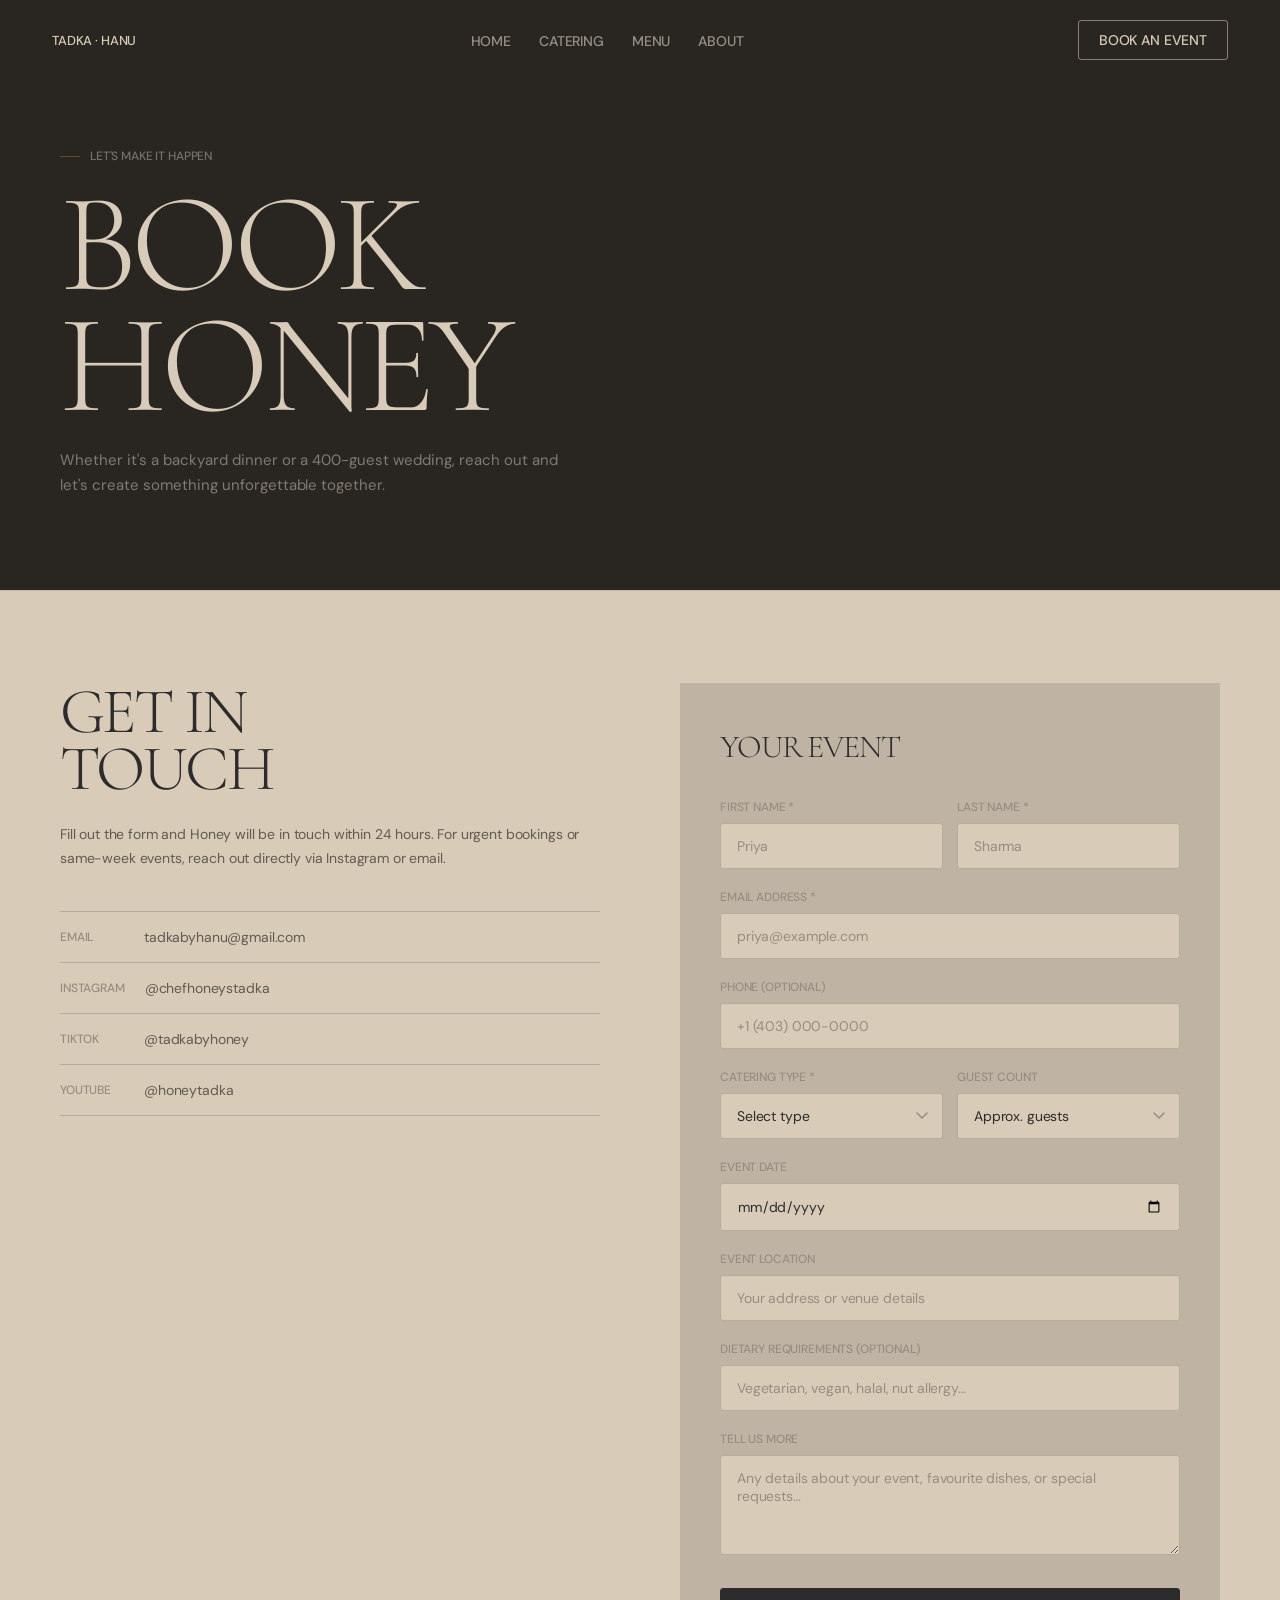
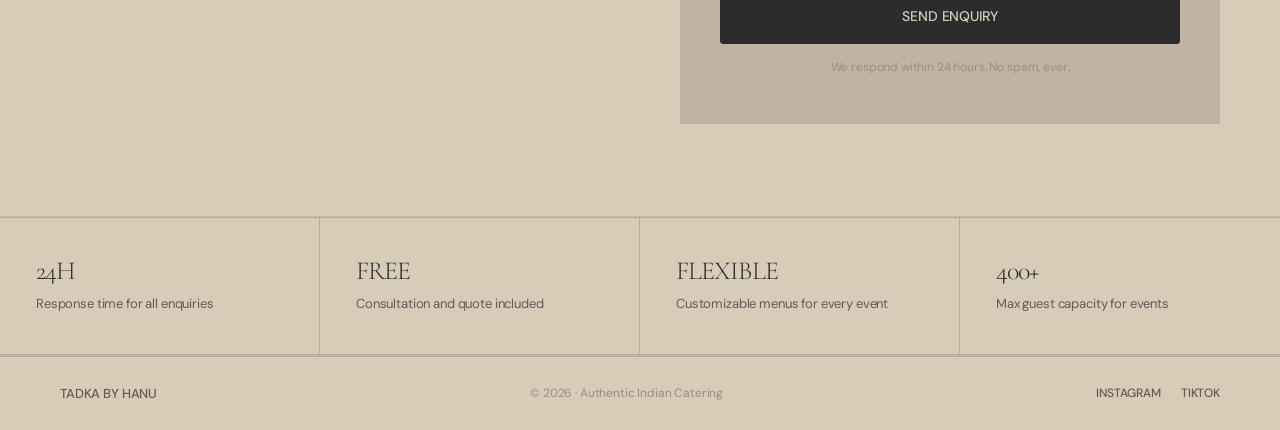
<file: book.html>
<!DOCTYPE html>
<html lang="en" data-page="book">
<head>
<meta charset="UTF-8">
<meta name="viewport" content="width=device-width, initial-scale=1.0">
<title>Book — Tadka By Hanu</title>
<link rel="preconnect" href="https://fonts.googleapis.com">
<link rel="preconnect" href="https://fonts.gstatic.com" crossorigin>
<link href="https://fonts.googleapis.com/css2?family=Cormorant+Garamond:ital,wght@0,300;0,400;1,300&family=DM+Sans:opsz,wght@9..40,400;9..40,500;9..40,700&display=swap" rel="stylesheet">
<style>
*,*::before,*::after{box-sizing:border-box;margin:0;padding:0}
html,body{overflow-x:clip}

:root{
  --color-parchment:#d8cbb8;
  --color-linen:#bfb4a3;
  --color-warm-stone:#b6ab9c;
  --color-walnut:#978e81;
  --color-espresso:#615b53;
  --color-onyx-warm:#2c2c2c;
  --color-midnight-roast:#292622;
  --color-saffron-glow:#d49653;
  --fd:'Cormorant Garamond',Georgia,'Times New Roman',serif;
  --fb:'DM Sans',system-ui,-apple-system,sans-serif;
}

body{background:var(--color-parchment);color:var(--color-onyx-warm);font-family:var(--fb);-webkit-font-smoothing:antialiased}

/* ── NAV ── */
.nav{position:fixed;inset:0 0 auto 0;z-index:300;display:flex;align-items:center;justify-content:space-between;padding:20px 52px;transition:background .4s cubic-bezier(.25,.46,.45,.94),border-color .4s}
.nav-logo{font-family:var(--fb);font-size:13px;font-weight:500;letter-spacing:-0.011em;text-transform:uppercase;color:var(--color-parchment);text-decoration:none;transition:color .4s}
.nav-links{display:flex;gap:28px;list-style:none;align-items:center}
.nav-links a{font-family:var(--fb);font-size:14px;font-weight:500;letter-spacing:-0.01em;text-transform:uppercase;color:var(--color-parchment);text-decoration:none;opacity:.65;transition:opacity .4s,color .4s}
.nav-links a:hover{opacity:1}
.nav-links a.active{opacity:1}
.nav-cta{font-family:var(--fb);font-size:14px;font-weight:500;letter-spacing:-0.01em;text-transform:uppercase;color:var(--color-parchment);text-decoration:none;border:1px solid rgba(216,203,184,.55);border-radius:3px;padding:10px 20px;transition:background .4s,color .4s,border-color .4s}
.nav-cta:hover{background:var(--color-parchment);color:var(--color-onyx-warm);border-color:var(--color-parchment)}
.nav.nav-light{background:rgba(216,203,184,.96);backdrop-filter:blur(8px);-webkit-backdrop-filter:blur(8px);border-bottom:1px solid var(--color-warm-stone)}
.nav.nav-light .nav-logo,.nav.nav-light .nav-links a,.nav.nav-light .nav-cta{color:var(--color-onyx-warm)}
.nav.nav-light .nav-cta{border-color:var(--color-onyx-warm)}
.nav.nav-light .nav-cta:hover{background:var(--color-onyx-warm);color:var(--color-parchment)}
.nav.nav-light .nav-links a.active{color:var(--color-saffron-glow);opacity:1}

/* ── PAGE BANNER ── */
.page-banner{background:var(--color-midnight-roast);padding:148px 60px 92px}
.page-banner .eyebrow{font-family:var(--fb);font-size:12px;font-weight:500;letter-spacing:-0.012em;text-transform:uppercase;color:var(--color-parchment);opacity:.45;margin-bottom:20px}
.page-title{font-family:var(--fd);font-weight:300;font-size:clamp(72px,11vw,148px);line-height:.86;letter-spacing:-0.04em;text-transform:uppercase;color:var(--color-parchment)}
.page-sub{font-family:var(--fb);font-size:15px;font-weight:400;letter-spacing:-0.015px;color:var(--color-parchment);opacity:.5;line-height:1.65;max-width:520px;margin-top:22px}

/* ── SHARED ── */
hr.rule{border:none;border-top:1px solid var(--color-warm-stone);margin:0}
.eyebrow{font-family:var(--fb);font-size:12px;font-weight:500;letter-spacing:-0.012em;text-transform:uppercase;color:var(--color-walnut);margin-bottom:16px}
.rv{opacity:0;transform:translateY(18px);transition:opacity .4s cubic-bezier(.25,.46,.45,.94),transform .4s cubic-bezier(.25,.46,.45,.94)}
.rv.in{opacity:1;transform:none}

/* ── FORM LAYOUT ── */
.form-wrap{padding:92px 60px;display:grid;grid-template-columns:1fr 1fr;gap:80px;align-items:start}

.form-left{}
.form-left-heading{
  font-family:var(--fd);font-weight:300;
  font-size:clamp(40px,5vw,64px);
  line-height:.9;letter-spacing:-0.04em;text-transform:uppercase;
  color:var(--color-onyx-warm);margin-bottom:24px;
}
.form-left-body{
  font-family:var(--fb);font-size:14px;font-weight:400;
  letter-spacing:-0.01em;color:var(--color-espresso);
  line-height:1.75;margin-bottom:40px;
}
.contact-list{display:flex;flex-direction:column;gap:0}
.ci{
  display:flex;align-items:center;gap:20px;
  padding:16px 0;border-bottom:1px solid var(--color-warm-stone);
}
.ci:first-child{border-top:1px solid var(--color-warm-stone)}
.ci-label{
  font-family:var(--fb);font-size:12px;font-weight:500;
  letter-spacing:-0.012em;text-transform:uppercase;
  color:var(--color-walnut);min-width:64px;flex-shrink:0;
}
.ci-val{font-family:var(--fb);font-size:14px;font-weight:400;letter-spacing:-0.01em;color:var(--color-espresso)}
.ci-val a{color:var(--color-espresso);text-decoration:none;transition:color .4s}
.ci-val a:hover{color:var(--color-onyx-warm)}

/* ── FORM ── */
.book-form{
  background:var(--color-linen);
  padding:48px 40px;
}
.form-title{
  font-family:var(--fd);font-weight:300;font-size:32px;
  letter-spacing:-0.035em;text-transform:uppercase;
  color:var(--color-onyx-warm);margin-bottom:36px;line-height:1;
}
.field{margin-bottom:20px}
.field label{
  display:block;font-family:var(--fb);font-size:12px;font-weight:500;
  letter-spacing:-0.012em;text-transform:uppercase;
  color:var(--color-walnut);margin-bottom:8px;
}
.field input,.field select,.field textarea{
  width:100%;background:var(--color-parchment);
  border:1px solid var(--color-warm-stone);border-radius:3px;
  padding:13px 16px;
  font-family:var(--fb);font-size:14px;font-weight:400;
  letter-spacing:-0.01em;color:var(--color-onyx-warm);
  outline:none;transition:border-color .4s;
  appearance:none;-webkit-appearance:none;
}
.field textarea{border-radius:3px;resize:vertical;min-height:100px}
.field select{
  cursor:pointer;
  background-image:url("data:image/svg+xml,%3Csvg xmlns='http://www.w3.org/2000/svg' width='12' height='7' viewBox='0 0 12 7'%3E%3Cpath d='M1 1l5 5 5-5' stroke='%23978e81' stroke-width='1.5' fill='none' stroke-linecap='round' stroke-linejoin='round'/%3E%3C/svg%3E");
  background-repeat:no-repeat;background-position:right 14px center;padding-right:38px;
  background-color:var(--color-parchment);
}
.field select option{background:var(--color-parchment);color:var(--color-onyx-warm)}
.field input:focus,.field select:focus,.field textarea:focus{border-color:var(--color-onyx-warm)}
.field input::placeholder,.field textarea::placeholder{color:var(--color-walnut)}
.field-row{display:grid;grid-template-columns:1fr 1fr;gap:14px}
.form-submit{margin-top:28px}
.btn-submit{
  width:100%;background:var(--color-onyx-warm);color:var(--color-parchment);
  border:1px solid var(--color-onyx-warm);border-radius:3px;padding:18px;
  font-family:var(--fb);font-size:14px;font-weight:500;
  letter-spacing:-0.01em;text-transform:uppercase;cursor:pointer;
  transition:background .4s,color .4s;
}
.btn-submit:hover{background:var(--color-midnight-roast);border-color:var(--color-midnight-roast)}
.form-note{
  font-family:var(--fb);font-size:12px;font-weight:400;
  letter-spacing:-0.012em;color:var(--color-walnut);
  text-align:center;margin-top:14px;line-height:1.5;
}
.success-msg{display:none;text-align:center;padding:40px 0}
.success-msg.show{display:block}
.success-title{
  font-family:var(--fd);font-weight:300;font-size:48px;
  letter-spacing:-0.04em;text-transform:uppercase;
  color:var(--color-onyx-warm);margin-bottom:14px;line-height:.9;
}
.success-body{font-family:var(--fb);font-size:14px;font-weight:400;letter-spacing:-0.01em;color:var(--color-espresso);line-height:1.7}

/* ── INFO STRIP ── */
.info-strip{
  padding:0;
  display:grid;grid-template-columns:repeat(4,1fr);
  border-top:1px solid var(--color-warm-stone);
  border-bottom:1px solid var(--color-warm-stone);
}
.is{
  padding:40px 36px;
  border-right:1px solid var(--color-warm-stone);
  transition:background .4s cubic-bezier(.25,.46,.45,.94);
}
.is:last-child{border-right:none}
.is:hover{background:var(--color-linen)}
.is-t{
  font-family:var(--fd);font-weight:300;font-size:26px;
  letter-spacing:-0.035em;text-transform:uppercase;
  color:var(--color-onyx-warm);margin-bottom:10px;line-height:1;
}
.is-d{font-family:var(--fb);font-size:13px;font-weight:400;letter-spacing:-0.011em;color:var(--color-espresso);line-height:1.55}

/* ── FOOTER ── */
footer{padding:28px 60px;display:flex;align-items:center;justify-content:space-between;flex-wrap:wrap;gap:16px;border-top:1px solid var(--color-warm-stone)}
.ft-logo{font-family:var(--fb);font-size:13px;font-weight:500;letter-spacing:-0.011em;text-transform:uppercase;color:var(--color-espresso)}
.ft-copy{font-family:var(--fb);font-size:12px;color:var(--color-walnut);letter-spacing:-0.012em}
.ft-links{display:flex;gap:20px}
.ft-link{font-family:var(--fb);font-size:12px;font-weight:500;letter-spacing:-0.012em;text-transform:uppercase;color:var(--color-espresso);text-decoration:none;transition:color .4s}
.ft-link:hover{color:var(--color-onyx-warm)}

@media(max-width:900px){
  .nav{padding:16px 24px}.nav-links{gap:16px}
  .page-banner{padding:100px 24px 60px}
  .form-wrap{grid-template-columns:1fr;padding:60px 24px;gap:52px}
  .book-form{padding:32px 24px}.field-row{grid-template-columns:1fr}
  .info-strip{grid-template-columns:1fr 1fr}
  .is{border-bottom:1px solid var(--color-warm-stone)}
  .is:nth-child(2n){border-right:none}
  .is:nth-last-child(-n+2){border-bottom:none}
  footer{padding:22px 24px}
}
@media(max-width:480px){
  .info-strip{grid-template-columns:1fr}
  .is{border-right:none !important}
  .is:not(:last-child){border-bottom:1px solid var(--color-warm-stone) !important}
}
@media(prefers-reduced-motion:reduce){.rv{opacity:1;transform:none;transition:none}}
</style>
<link rel="stylesheet" href="./polish.css">
<link rel="stylesheet" href="./mobile.css">
</head>
<body>

<nav class="nav" id="siteNav">
  <a class="nav-logo" href="./index.html">Tadka · Hanu</a>
  <ul class="nav-links">
    <li><a href="./index.html">Home</a></li>
    <li><a href="./catering.html">Catering</a></li>
    <li><a href="./menu.html">Menu</a></li>
    <li><a href="./about.html">About</a></li>
  </ul>
  <a class="nav-cta active" href="./book.html">Book an Event</a>
  <button class="nav-burger" id="navBurger" aria-label="Toggle menu" aria-expanded="false">
    <span></span><span></span><span></span>
  </button>
</nav>

<div class="nav-overlay" id="navOverlay" role="dialog" aria-label="Navigation menu">
  <a class="nav-overlay-link" href="./index.html">Home</a>
  <a class="nav-overlay-link" href="./catering.html">Catering</a>
  <a class="nav-overlay-link" href="./menu.html">Menu</a>
  <a class="nav-overlay-link" href="./about.html">About</a>
  <a class="nav-overlay-link-cta active" href="./book.html">Book an Event</a>
</div>

<div class="page-banner" id="pageBanner">
  <p class="eyebrow">Let's Make It Happen</p>
  <h1 class="page-title">Book<br>Honey</h1>
  <p class="page-sub">Whether it's a backyard dinner or a 400-guest wedding, reach out and let's create something unforgettable together.</p>
</div>

<hr class="rule">

<!-- FORM + CONTACT -->
<div class="form-wrap">
  <div class="form-left rv">
    <h2 class="form-left-heading">Get In<br>Touch</h2>
    <p class="form-left-body">Fill out the form and Honey will be in touch within 24 hours. For urgent bookings or same-week events, reach out directly via Instagram or email.</p>
    <div class="contact-list">
      <div class="ci">
        <span class="ci-label">Email</span>
        <span class="ci-val"><a href="mailto:tadkabyhanu@gmail.com">tadkabyhanu@gmail.com</a></span>
      </div>
      <div class="ci">
        <span class="ci-label">Instagram</span>
        <span class="ci-val"><a href="https://instagram.com/chefhoneystadka" target="_blank" rel="noopener">@chefhoneystadka</a></span>
      </div>
      <div class="ci">
        <span class="ci-label">TikTok</span>
        <span class="ci-val"><a href="https://tiktok.com/@tadkabyhoney" target="_blank" rel="noopener">@tadkabyhoney</a></span>
      </div>
      <div class="ci">
        <span class="ci-label">YouTube</span>
        <span class="ci-val"><a href="https://youtube.com/@honeytadka" target="_blank" rel="noopener">@honeytadka</a></span>
      </div>
    </div>
  </div>

  <div class="form-right rv" style="transition-delay:.12s">
    <div class="book-form">
      <div class="form-title">Your Event</div>

      <form id="bookForm" novalidate>
        <div class="field-row">
          <div class="field">
            <label for="fname">First Name *</label>
            <input type="text" id="fname" name="fname" placeholder="Priya" required autocomplete="given-name">
          </div>
          <div class="field">
            <label for="lname">Last Name *</label>
            <input type="text" id="lname" name="lname" placeholder="Sharma" required autocomplete="family-name">
          </div>
        </div>
        <div class="field">
          <label for="email">Email Address *</label>
          <input type="email" id="email" name="email" placeholder="priya@example.com" required autocomplete="email">
        </div>
        <div class="field">
          <label for="phone">Phone (optional)</label>
          <input type="tel" id="phone" name="phone" placeholder="+1 (403) 000-0000" autocomplete="tel">
        </div>
        <div class="field-row">
          <div class="field">
            <label for="type">Catering Type *</label>
            <select id="type" name="type" required>
              <option value="" disabled selected>Select type</option>
              <option value="basic">Basic — Delivery Order</option>
              <option value="custom">Custom — Tailored Order</option>
              <option value="private">Private Chef Experience</option>
              <option value="event">Live Event Catering</option>
            </select>
          </div>
          <div class="field">
            <label for="guests">Guest Count</label>
            <select id="guests" name="guests">
              <option value="" disabled selected>Approx. guests</option>
              <option>1–5</option>
              <option>6–15</option>
              <option>16–30</option>
              <option>31–60</option>
              <option>61–100</option>
              <option>101–200</option>
              <option>201–400</option>
              <option>400+</option>
            </select>
          </div>
        </div>
        <div class="field">
          <label for="date">Event Date</label>
          <input type="date" id="date" name="date" autocomplete="off">
        </div>
        <div class="field">
          <label for="location">Event Location</label>
          <input type="text" id="location" name="location" placeholder="Your address or venue details" autocomplete="off">
        </div>
        <div class="field">
          <label for="dietary">Dietary Requirements (optional)</label>
          <input type="text" id="dietary" name="dietary" placeholder="Vegetarian, vegan, halal, nut allergy…">
        </div>
        <div class="field">
          <label for="notes">Tell Us More</label>
          <textarea id="notes" name="notes" placeholder="Any details about your event, favourite dishes, or special requests…"></textarea>
        </div>
        <div class="form-submit">
          <button type="submit" class="btn-submit">Send Enquiry</button>
          <p class="form-note">We respond within 24 hours. No spam, ever.</p>
        </div>
      </form>

      <div class="success-msg" id="successMsg">
        <p class="success-title">Enquiry<br>Received</p>
        <p class="success-body">Thank you for reaching out. Honey will be in touch within 24 hours to discuss your event and put together a custom proposal.</p>
      </div>
    </div>
  </div>
</div>

<hr class="rule">

<!-- INFO STRIP -->
<div class="info-strip">
  <div class="is rv"><div class="is-t">24h</div><div class="is-d">Response time for all enquiries</div></div>
  <div class="is rv" style="transition-delay:.06s"><div class="is-t">Free</div><div class="is-d">Consultation and quote included</div></div>
  <div class="is rv" style="transition-delay:.12s"><div class="is-t">Flexible</div><div class="is-d">Customizable menus for every event</div></div>
  <div class="is rv" style="transition-delay:.18s"><div class="is-t">400+</div><div class="is-d">Max guest capacity for events</div></div>
</div>

<hr class="rule">
<footer>
  <div class="ft-logo">Tadka By Hanu</div>
  <div class="ft-copy">&copy; 2026 · Authentic Indian Catering</div>
  <div class="ft-links">
    <a class="ft-link" href="https://instagram.com/chefhoneystadka" target="_blank" rel="noopener">Instagram</a>
    <a class="ft-link" href="https://tiktok.com/@tadkabyhoney" target="_blank" rel="noopener">TikTok</a>
  </div>
</footer>

<script>
(function(){
  var nav = document.getElementById('siteNav');
  var banner = document.getElementById('pageBanner');
  function updateNav(){
    if(window.scrollY >= banner.offsetHeight - 20){nav.classList.add('nav-light')}
    else{nav.classList.remove('nav-light')}
  }
  window.addEventListener('scroll', updateNav, {passive:true});
  updateNav();

  var io = new IntersectionObserver(function(entries){
    entries.forEach(function(en){ if(en.isIntersecting){en.target.classList.add('in');io.unobserve(en.target)} });
  },{threshold:0.08});
  document.querySelectorAll('.rv').forEach(function(el){ io.observe(el); });

  document.getElementById('bookForm').addEventListener('submit', function(e){
    e.preventDefault();
    var fname = document.getElementById('fname').value.trim();
    var email = document.getElementById('email').value.trim();
    var type = document.getElementById('type').value;
    if(!fname || !email || !type){
      alert('Please fill in your name, email, and catering type.');
      return;
    }
    this.style.display = 'none';
    document.getElementById('successMsg').classList.add('show');
  });
})();
</script>
<script src="./mobile.js"></script>
</body>
</html>
</file>
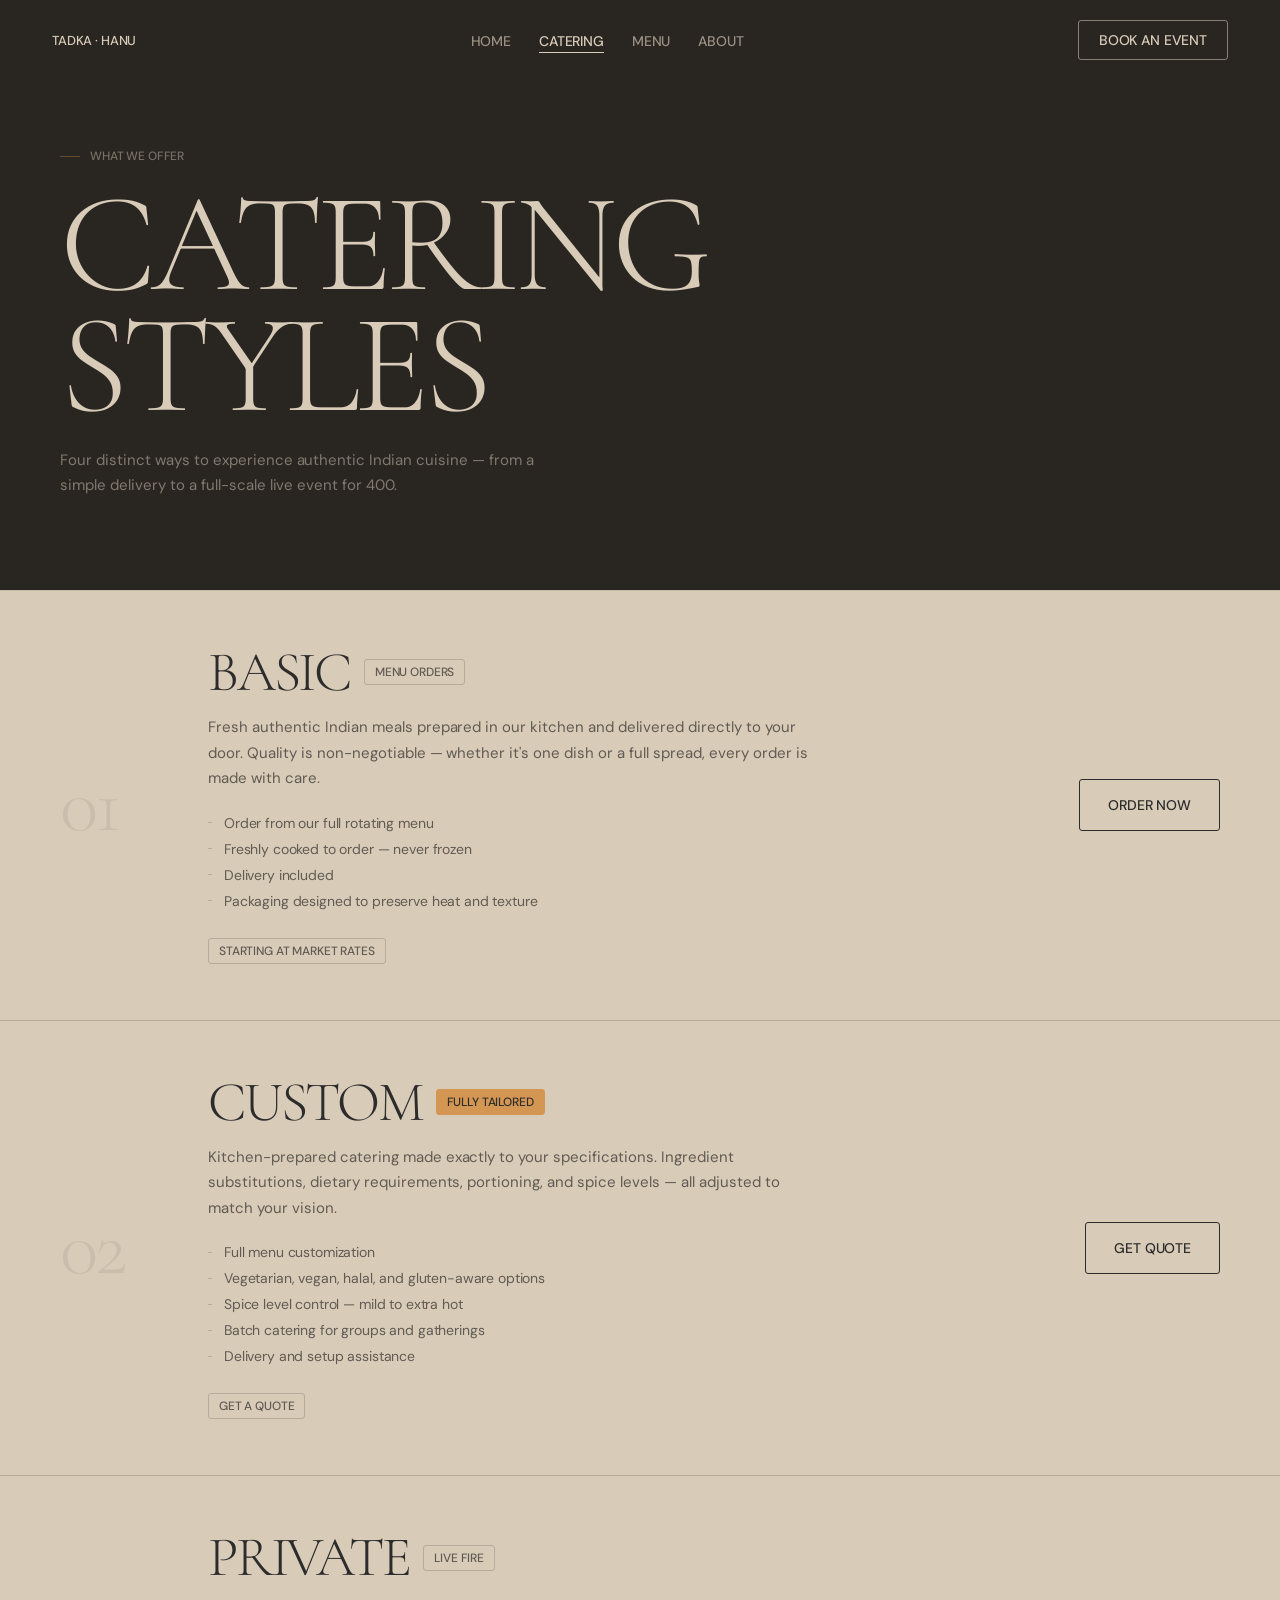
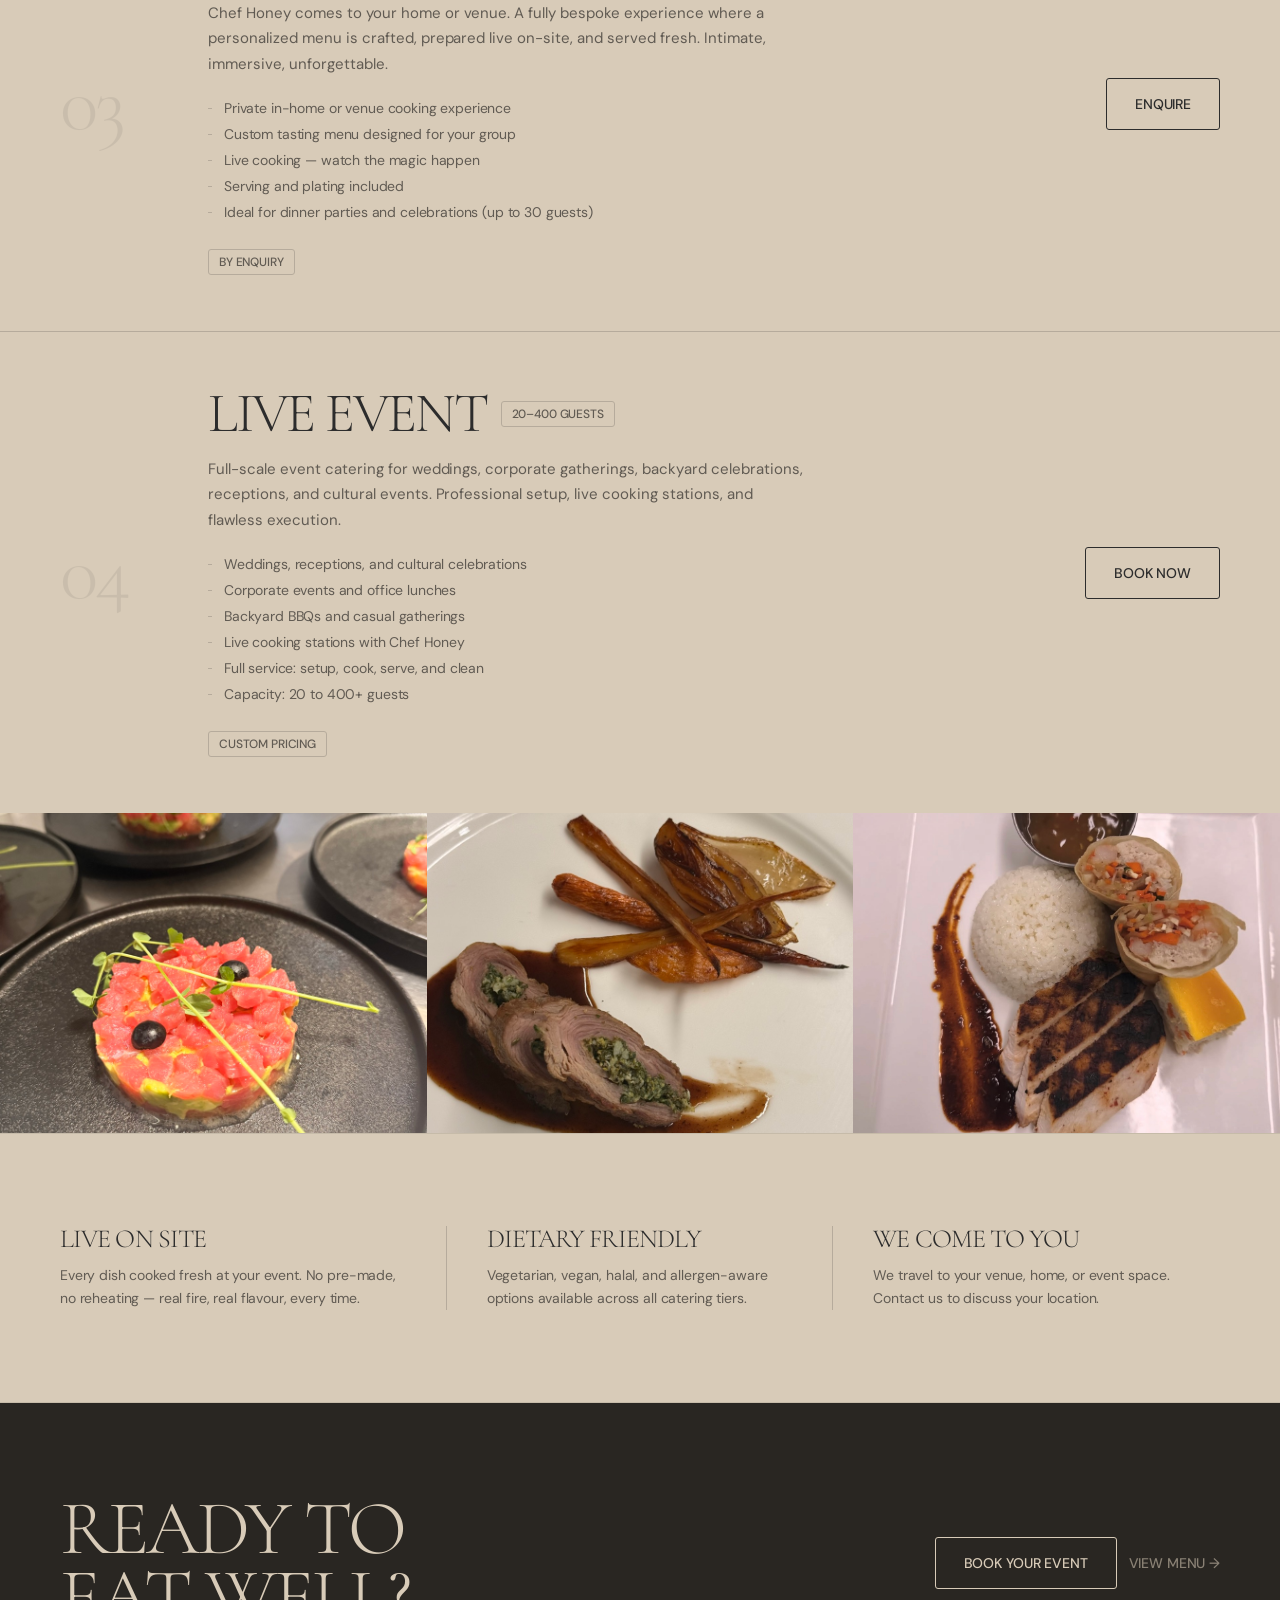
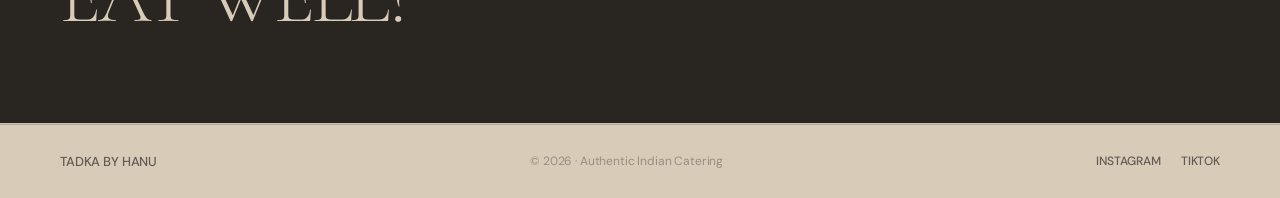
<file: catering.html>
<!DOCTYPE html>
<html lang="en" data-page="catering">
<head>
<meta charset="UTF-8">
<meta name="viewport" content="width=device-width, initial-scale=1.0">
<title>Catering — Tadka By Hanu</title>
<link rel="preconnect" href="https://fonts.googleapis.com">
<link rel="preconnect" href="https://fonts.gstatic.com" crossorigin>
<link href="https://fonts.googleapis.com/css2?family=Cormorant+Garamond:ital,wght@0,300;0,400;1,300&family=DM+Sans:opsz,wght@9..40,400;9..40,500;9..40,700&display=swap" rel="stylesheet">
<style>
*,*::before,*::after{box-sizing:border-box;margin:0;padding:0}
html,body{overflow-x:clip}

:root{
  --color-parchment:#d8cbb8;
  --color-linen:#bfb4a3;
  --color-warm-stone:#b6ab9c;
  --color-walnut:#978e81;
  --color-espresso:#615b53;
  --color-onyx-warm:#2c2c2c;
  --color-midnight-roast:#292622;
  --color-saffron-glow:#d49653;
  --fd:'Cormorant Garamond',Georgia,'Times New Roman',serif;
  --fb:'DM Sans',system-ui,-apple-system,sans-serif;
}

body{background:var(--color-parchment);color:var(--color-onyx-warm);font-family:var(--fb);-webkit-font-smoothing:antialiased}

/* ── NAV ── */
.nav{
  position:fixed;inset:0 0 auto 0;z-index:300;
  display:flex;align-items:center;justify-content:space-between;
  padding:20px 52px;
  transition:background .4s cubic-bezier(.25,.46,.45,.94),border-color .4s;
}
.nav-logo{font-family:var(--fb);font-size:13px;font-weight:500;letter-spacing:-0.011em;text-transform:uppercase;color:var(--color-parchment);text-decoration:none;transition:color .4s}
.nav-links{display:flex;gap:28px;list-style:none;align-items:center}
.nav-links a{font-family:var(--fb);font-size:14px;font-weight:500;letter-spacing:-0.01em;text-transform:uppercase;color:var(--color-parchment);text-decoration:none;opacity:.65;transition:opacity .4s,color .4s}
.nav-links a:hover{opacity:1}
.nav-links a.active{opacity:1}
.nav-cta{font-family:var(--fb);font-size:14px;font-weight:500;letter-spacing:-0.01em;text-transform:uppercase;color:var(--color-parchment);text-decoration:none;border:1px solid rgba(216,203,184,.55);border-radius:3px;padding:10px 20px;transition:background .4s,color .4s,border-color .4s}
.nav-cta:hover{background:var(--color-parchment);color:var(--color-onyx-warm);border-color:var(--color-parchment)}
.nav.nav-light{background:rgba(216,203,184,.96);backdrop-filter:blur(8px);-webkit-backdrop-filter:blur(8px);border-bottom:1px solid var(--color-warm-stone)}
.nav.nav-light .nav-logo,.nav.nav-light .nav-links a,.nav.nav-light .nav-cta{color:var(--color-onyx-warm)}
.nav.nav-light .nav-cta{border-color:var(--color-onyx-warm)}
.nav.nav-light .nav-cta:hover{background:var(--color-onyx-warm);color:var(--color-parchment)}
.nav.nav-light .nav-links a.active{color:var(--color-saffron-glow);opacity:1}

/* ── PAGE BANNER ── */
.page-banner{
  background:var(--color-midnight-roast);
  padding:148px 60px 92px;
}
.page-banner .eyebrow{font-family:var(--fb);font-size:12px;font-weight:500;letter-spacing:-0.012em;text-transform:uppercase;color:var(--color-parchment);opacity:.45;margin-bottom:20px}
.page-title{font-family:var(--fd);font-weight:300;font-size:clamp(72px,11vw,148px);line-height:.86;letter-spacing:-0.04em;text-transform:uppercase;color:var(--color-parchment)}
.page-sub{font-family:var(--fb);font-size:15px;font-weight:400;letter-spacing:-0.015px;color:var(--color-parchment);opacity:.5;line-height:1.65;max-width:520px;margin-top:22px}

/* ── SHARED ── */
hr.rule{border:none;border-top:1px solid var(--color-warm-stone);margin:0}
.eyebrow{font-family:var(--fb);font-size:12px;font-weight:500;letter-spacing:-0.012em;text-transform:uppercase;color:var(--color-walnut);margin-bottom:16px}
.rv{opacity:0;transform:translateY(18px);transition:opacity .4s cubic-bezier(.25,.46,.45,.94),transform .4s cubic-bezier(.25,.46,.45,.94)}
.rv.in{opacity:1;transform:none}
.tag{display:inline-block;font-family:var(--fb);font-size:12px;font-weight:500;letter-spacing:-0.012em;text-transform:uppercase;border-radius:3px;padding:4px 10px;border:1px solid var(--color-warm-stone);color:var(--color-espresso)}
.tag-accent{background:var(--color-saffron-glow);border-color:var(--color-saffron-glow);color:var(--color-onyx-warm)}

.btn-light{display:inline-flex;align-items:center;background:transparent;color:var(--color-onyx-warm);border:1px solid var(--color-onyx-warm);border-radius:3px;padding:16px 28px;font-family:var(--fb);font-size:14px;font-weight:500;letter-spacing:-0.01em;text-transform:uppercase;text-decoration:none;cursor:pointer;transition:background .4s cubic-bezier(.25,.46,.45,.94),color .4s;white-space:nowrap}
.btn-light:hover{background:var(--color-onyx-warm);color:var(--color-parchment)}
.btn-dark{display:inline-flex;align-items:center;background:transparent;color:var(--color-onyx-warm);border:1px solid var(--color-onyx-warm);border-radius:3px;padding:16px 28px;font-family:var(--fb);font-size:14px;font-weight:500;letter-spacing:-0.01em;text-transform:uppercase;text-decoration:none;cursor:pointer;transition:background .4s,color .4s;white-space:nowrap}
.btn-dark:hover{background:var(--color-onyx-warm);color:var(--color-parchment)}
.btn-text{display:inline-flex;align-items:center;gap:6px;background:transparent;border:none;padding:0;font-family:var(--fb);font-size:14px;font-weight:500;letter-spacing:-0.01em;text-transform:uppercase;color:var(--color-espresso);text-decoration:none;cursor:pointer;transition:color .4s;opacity:.8}
.btn-text:hover{opacity:1;color:var(--color-onyx-warm)}

/* ── TIERS ── */
.tiers{padding:0}
.tier{
  padding:56px 60px;
  display:grid;grid-template-columns:100px 1fr auto;
  align-items:start;gap:48px;
  border-bottom:1px solid var(--color-warm-stone);
  transition:background .4s cubic-bezier(.25,.46,.45,.94);
}
.tier:hover{background:var(--color-linen)}
.tier-num{
  font-family:var(--fd);font-weight:300;font-size:80px;
  color:var(--color-onyx-warm);opacity:.08;line-height:.88;
  letter-spacing:-0.04em;flex-shrink:0;align-self:center;
}
.tier-body{}
.tier-top{display:flex;align-items:center;gap:14px;margin-bottom:18px;flex-wrap:wrap}
.tier-name{font-family:var(--fd);font-weight:300;font-size:clamp(32px,4.5vw,56px);letter-spacing:-0.04em;text-transform:uppercase;color:var(--color-onyx-warm);line-height:.9}
.tier-desc{font-family:var(--fb);font-size:15px;font-weight:400;letter-spacing:-0.015px;color:var(--color-espresso);line-height:1.7;margin-bottom:22px;max-width:600px}
.tier-includes{list-style:none;display:flex;flex-direction:column;gap:8px;margin-bottom:28px}
.tier-includes li{
  font-family:var(--fb);font-size:14px;font-weight:400;letter-spacing:-0.01em;
  color:var(--color-espresso);display:flex;align-items:center;gap:12px;
}
.tier-includes li::before{
  content:'';display:inline-block;width:4px;height:1px;
  background:var(--color-warm-stone);flex-shrink:0;
}
.tier-cta{flex-shrink:0;align-self:center}

/* ── PHOTO STRIP ── */
.cat-photos{display:grid;grid-template-columns:repeat(3,1fr);gap:0}
.cat-photo-item{margin:0;aspect-ratio:4/3;overflow:hidden}
.cat-photo-item img{width:100%;height:100%;object-fit:cover;transition:transform .6s cubic-bezier(.25,.46,.45,.94);display:block}
.cat-photo-item:hover img{transform:scale(1.04)}
/* ── INFO BAND ── */
.info-band{padding:92px 60px;display:grid;grid-template-columns:repeat(3,1fr);gap:0}
.ib{padding:0 40px;border-right:1px solid var(--color-warm-stone)}
.ib:first-child{padding-left:0}
.ib:last-child{border-right:none}
.ib-t{font-family:var(--fd);font-weight:300;font-size:26px;letter-spacing:-0.035em;text-transform:uppercase;color:var(--color-onyx-warm);margin-bottom:12px;line-height:1}
.ib-d{font-family:var(--fb);font-size:14px;font-weight:400;letter-spacing:-0.01em;color:var(--color-espresso);line-height:1.65}

/* ── CTA BAND ── */
.cta-band{
  padding:92px 60px;
  display:flex;align-items:center;justify-content:space-between;
  gap:40px;flex-wrap:wrap;
  background:var(--color-midnight-roast);
}
.cta-band-title{font-family:var(--fd);font-weight:300;font-size:clamp(40px,6vw,80px);line-height:.88;letter-spacing:-0.04em;text-transform:uppercase;color:var(--color-parchment)}
.cta-btns{display:flex;gap:12px;flex-wrap:wrap}
.btn-cta-dark{display:inline-flex;align-items:center;background:transparent;color:var(--color-parchment);border:1px solid var(--color-parchment);border-radius:3px;padding:16px 28px;font-family:var(--fb);font-size:14px;font-weight:500;letter-spacing:-0.01em;text-transform:uppercase;text-decoration:none;cursor:pointer;transition:background .4s,color .4s;white-space:nowrap}
.btn-cta-dark:hover{background:var(--color-parchment);color:var(--color-onyx-warm)}
.btn-cta-text{display:inline-flex;align-items:center;background:transparent;border:none;padding:16px 0;font-family:var(--fb);font-size:14px;font-weight:500;letter-spacing:-0.01em;text-transform:uppercase;color:var(--color-parchment);text-decoration:none;opacity:.55;transition:opacity .4s;cursor:pointer}
.btn-cta-text:hover{opacity:1}

/* ── FOOTER ── */
footer{padding:28px 60px;display:flex;align-items:center;justify-content:space-between;flex-wrap:wrap;gap:16px;border-top:1px solid var(--color-warm-stone)}
.ft-logo{font-family:var(--fb);font-size:13px;font-weight:500;letter-spacing:-0.011em;text-transform:uppercase;color:var(--color-espresso)}
.ft-copy{font-family:var(--fb);font-size:12px;color:var(--color-walnut);letter-spacing:-0.012em}
.ft-links{display:flex;gap:20px}
.ft-link{font-family:var(--fb);font-size:12px;font-weight:500;letter-spacing:-0.012em;text-transform:uppercase;color:var(--color-espresso);text-decoration:none;transition:color .4s}
.ft-link:hover{color:var(--color-onyx-warm)}

/* ── RESPONSIVE ── */
@media(max-width:900px){
  .nav{padding:16px 24px}.nav-links{gap:16px}
  .page-banner{padding:100px 24px 60px}
  .tier{grid-template-columns:1fr;gap:16px;padding:44px 24px}.tier-num{font-size:48px}.tier-cta{margin-top:4px}
  .info-band{grid-template-columns:1fr;padding:60px 24px;gap:36px}
  .ib{padding:0;border-right:none;border-bottom:1px solid var(--color-warm-stone);padding-bottom:32px}
  .ib:last-child{border-bottom:none;padding-bottom:0}
  .cta-band{padding:60px 24px;flex-direction:column;align-items:flex-start;gap:28px}
  footer{padding:22px 24px}
}
@media(prefers-reduced-motion:reduce){.rv{opacity:1;transform:none;transition:none}}
</style>
<link rel="stylesheet" href="./polish.css">
<link rel="stylesheet" href="./mobile.css">
</head>
<body>

<nav class="nav" id="siteNav">
  <a class="nav-logo" href="./index.html">Tadka · Hanu</a>
  <ul class="nav-links">
    <li><a href="./index.html">Home</a></li>
    <li><a href="./catering.html" class="active">Catering</a></li>
    <li><a href="./menu.html">Menu</a></li>
    <li><a href="./about.html">About</a></li>
  </ul>
  <a class="nav-cta" href="./book.html">Book an Event</a>
  <button class="nav-burger" id="navBurger" aria-label="Toggle menu" aria-expanded="false">
    <span></span><span></span><span></span>
  </button>
</nav>

<div class="nav-overlay" id="navOverlay" role="dialog" aria-label="Navigation menu">
  <a class="nav-overlay-link" href="./index.html">Home</a>
  <a class="nav-overlay-link active" href="./catering.html">Catering</a>
  <a class="nav-overlay-link" href="./menu.html">Menu</a>
  <a class="nav-overlay-link" href="./about.html">About</a>
  <a class="nav-overlay-link-cta" href="./book.html">Book an Event</a>
</div>

<div class="page-banner" id="pageBanner">
  <p class="eyebrow">What We Offer</p>
  <h1 class="page-title">Catering<br>Styles</h1>
  <p class="page-sub">Four distinct ways to experience authentic Indian cuisine — from a simple delivery to a full-scale live event for 400.</p>
</div>

<hr class="rule">

<section class="tiers">
  <div class="tier rv">
    <div class="tier-num">01</div>
    <div class="tier-body">
      <div class="tier-top">
        <div class="tier-name">Basic</div>
        <span class="tag">Menu Orders</span>
      </div>
      <p class="tier-desc">Fresh authentic Indian meals prepared in our kitchen and delivered directly to your door. Quality is non-negotiable — whether it's one dish or a full spread, every order is made with care.</p>
      <ul class="tier-includes">
        <li>Order from our full rotating menu</li>
        <li>Freshly cooked to order — never frozen</li>
        <li>Delivery included</li>
        <li>Packaging designed to preserve heat and texture</li>
      </ul>
      <span class="tag">Starting at market rates</span>
    </div>
    <div class="tier-cta"><a class="btn-light" href="./book.html">Order Now</a></div>
  </div>

  <div class="tier rv">
    <div class="tier-num">02</div>
    <div class="tier-body">
      <div class="tier-top">
        <div class="tier-name">Custom</div>
        <span class="tag tag-accent">Fully Tailored</span>
      </div>
      <p class="tier-desc">Kitchen-prepared catering made exactly to your specifications. Ingredient substitutions, dietary requirements, portioning, and spice levels — all adjusted to match your vision.</p>
      <ul class="tier-includes">
        <li>Full menu customization</li>
        <li>Vegetarian, vegan, halal, and gluten-aware options</li>
        <li>Spice level control — mild to extra hot</li>
        <li>Batch catering for groups and gatherings</li>
        <li>Delivery and setup assistance</li>
      </ul>
      <span class="tag">Get a quote</span>
    </div>
    <div class="tier-cta"><a class="btn-light" href="./book.html">Get Quote</a></div>
  </div>

  <div class="tier rv">
    <div class="tier-num">03</div>
    <div class="tier-body">
      <div class="tier-top">
        <div class="tier-name">Private</div>
        <span class="tag">Live Fire</span>
      </div>
      <p class="tier-desc">Chef Honey comes to your home or venue. A fully bespoke experience where a personalized menu is crafted, prepared live on-site, and served fresh. Intimate, immersive, unforgettable.</p>
      <ul class="tier-includes">
        <li>Private in-home or venue cooking experience</li>
        <li>Custom tasting menu designed for your group</li>
        <li>Live cooking — watch the magic happen</li>
        <li>Serving and plating included</li>
        <li>Ideal for dinner parties and celebrations (up to 30 guests)</li>
      </ul>
      <span class="tag">By enquiry</span>
    </div>
    <div class="tier-cta"><a class="btn-light" href="./book.html">Enquire</a></div>
  </div>

  <div class="tier rv" style="border-bottom:none">
    <div class="tier-num">04</div>
    <div class="tier-body">
      <div class="tier-top">
        <div class="tier-name">Live Event</div>
        <span class="tag">20–400 Guests</span>
      </div>
      <p class="tier-desc">Full-scale event catering for weddings, corporate gatherings, backyard celebrations, receptions, and cultural events. Professional setup, live cooking stations, and flawless execution.</p>
      <ul class="tier-includes">
        <li>Weddings, receptions, and cultural celebrations</li>
        <li>Corporate events and office lunches</li>
        <li>Backyard BBQs and casual gatherings</li>
        <li>Live cooking stations with Chef Honey</li>
        <li>Full service: setup, cook, serve, and clean</li>
        <li>Capacity: 20 to 400+ guests</li>
      </ul>
      <span class="tag">Custom pricing</span>
    </div>
    <div class="tier-cta"><a class="btn-light" href="./book.html">Book Now</a></div>
  </div>
</section>

<div class="cat-photos">
  <figure class="cat-photo-item rv"><img src="./images/jpg/IMG_6839.jpg" alt="Multiple tuna tartare plates lined up — event catering service" loading="lazy"></figure>
  <figure class="cat-photo-item rv" style="transition-delay:.06s"><img src="./images/jpg/IMG_6950.jpg" alt="Herb-stuffed meat roulade with roasted carrots and fennel" loading="lazy"></figure>
  <figure class="cat-photo-item rv" style="transition-delay:.12s"><img src="./images/jpg/IMG_7552.jpg" alt="Grilled chicken plate with jasmine rice and spring rolls — catering spread" loading="lazy"></figure>
</div>

<hr class="rule">

<section class="info-band rv">
  <div class="ib">
    <div class="ib-t">Live on Site</div>
    <p class="ib-d">Every dish cooked fresh at your event. No pre-made, no reheating — real fire, real flavour, every time.</p>
  </div>
  <div class="ib">
    <div class="ib-t">Dietary Friendly</div>
    <p class="ib-d">Vegetarian, vegan, halal, and allergen-aware options available across all catering tiers.</p>
  </div>
  <div class="ib">
    <div class="ib-t">We Come to You</div>
    <p class="ib-d">We travel to your venue, home, or event space. Contact us to discuss your location.</p>
  </div>
</section>

<hr class="rule">

<div class="cta-band">
  <div class="cta-band-title rv">Ready to<br>Eat Well?</div>
  <div class="cta-btns rv" style="transition-delay:.1s">
    <a class="btn-cta-dark" href="./book.html">Book Your Event</a>
    <a class="btn-cta-text" href="./menu.html">View Menu →</a>
  </div>
</div>

<hr class="rule">
<footer>
  <div class="ft-logo">Tadka By Hanu</div>
  <div class="ft-copy">&copy; 2026 · Authentic Indian Catering</div>
  <div class="ft-links">
    <a class="ft-link" href="https://instagram.com/chefhoneystadka" target="_blank" rel="noopener">Instagram</a>
    <a class="ft-link" href="https://tiktok.com/@tadkabyhoney" target="_blank" rel="noopener">TikTok</a>
  </div>
</footer>

<script>
(function(){
  var nav = document.getElementById('siteNav');
  var banner = document.getElementById('pageBanner');
  function updateNav(){
    if(window.scrollY >= banner.offsetHeight - 20){nav.classList.add('nav-light')}
    else{nav.classList.remove('nav-light')}
  }
  window.addEventListener('scroll', updateNav, {passive:true});
  updateNav();

  var io = new IntersectionObserver(function(entries){
    entries.forEach(function(en){ if(en.isIntersecting){en.target.classList.add('in');io.unobserve(en.target)} });
  },{threshold:0.06});
  document.querySelectorAll('.rv').forEach(function(el){ io.observe(el); });
})();
</script>
<script src="./mobile.js"></script>
</body>
</html>
</file>
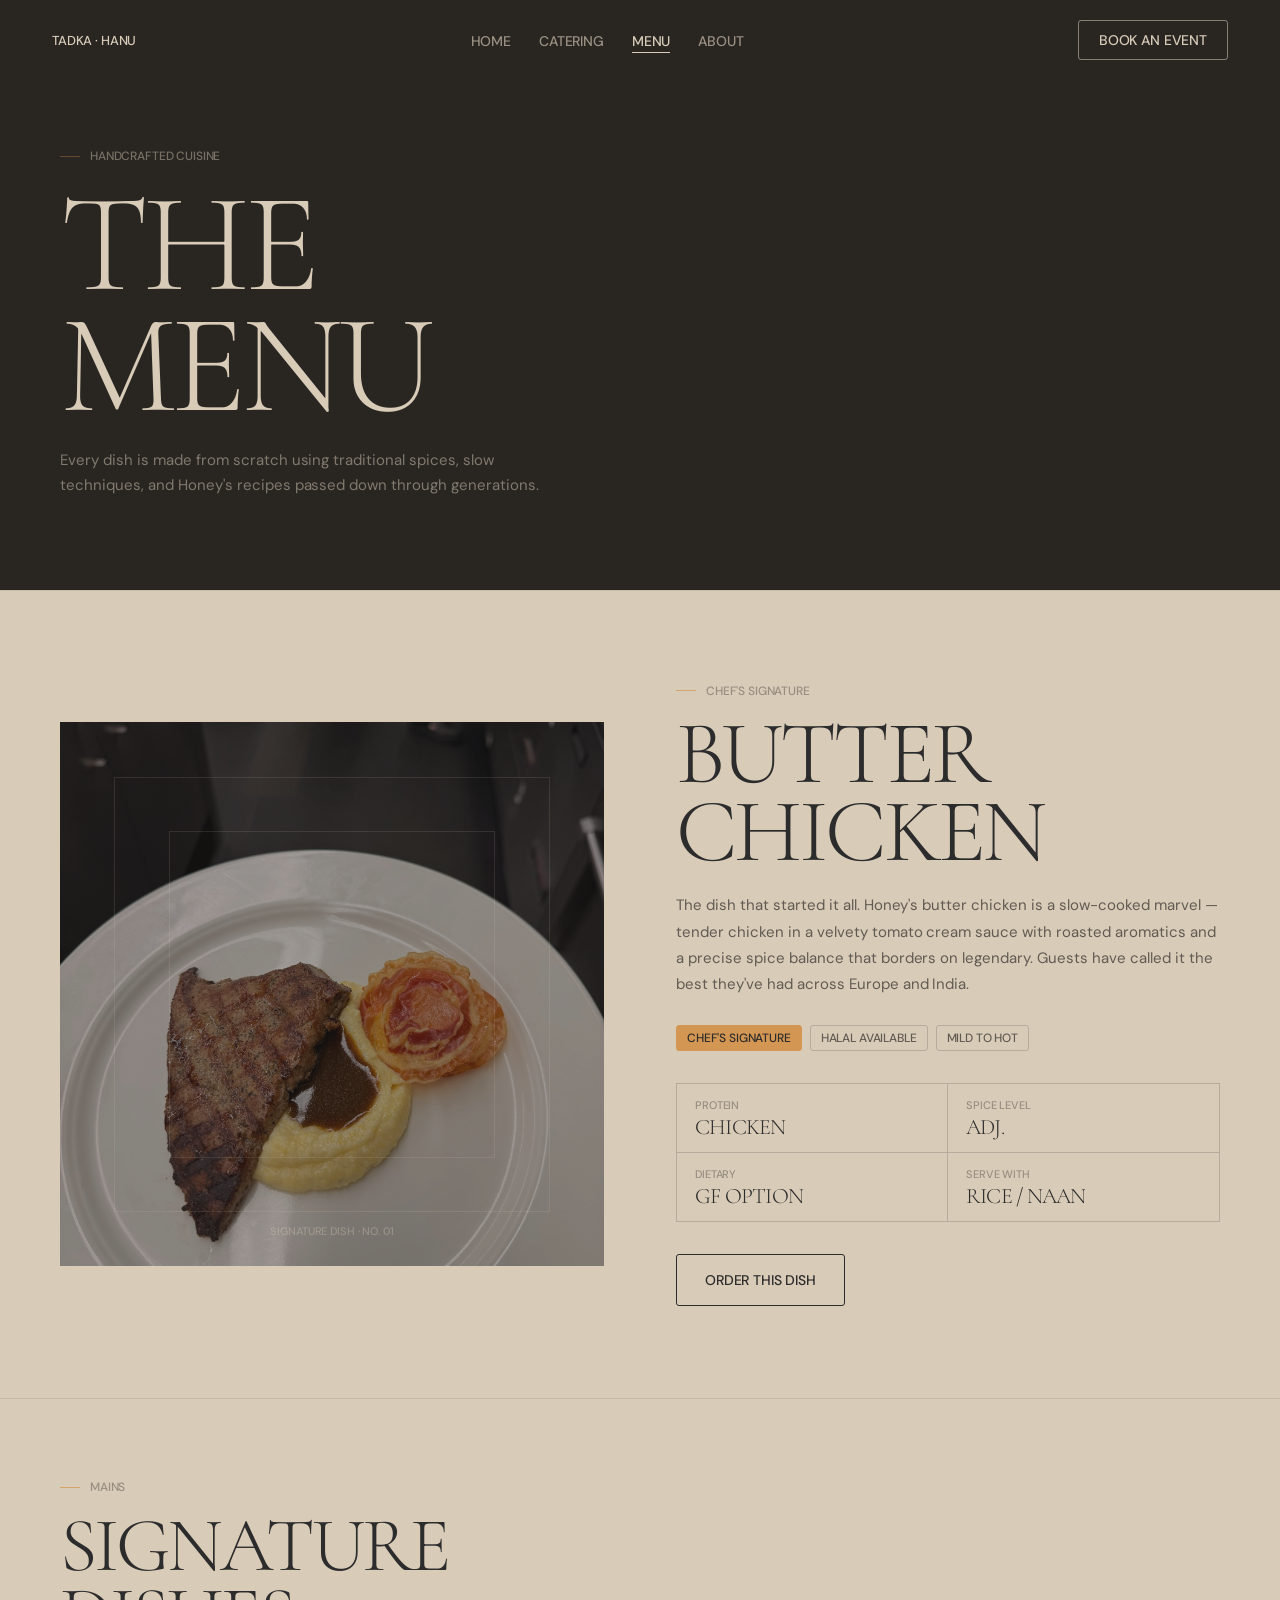
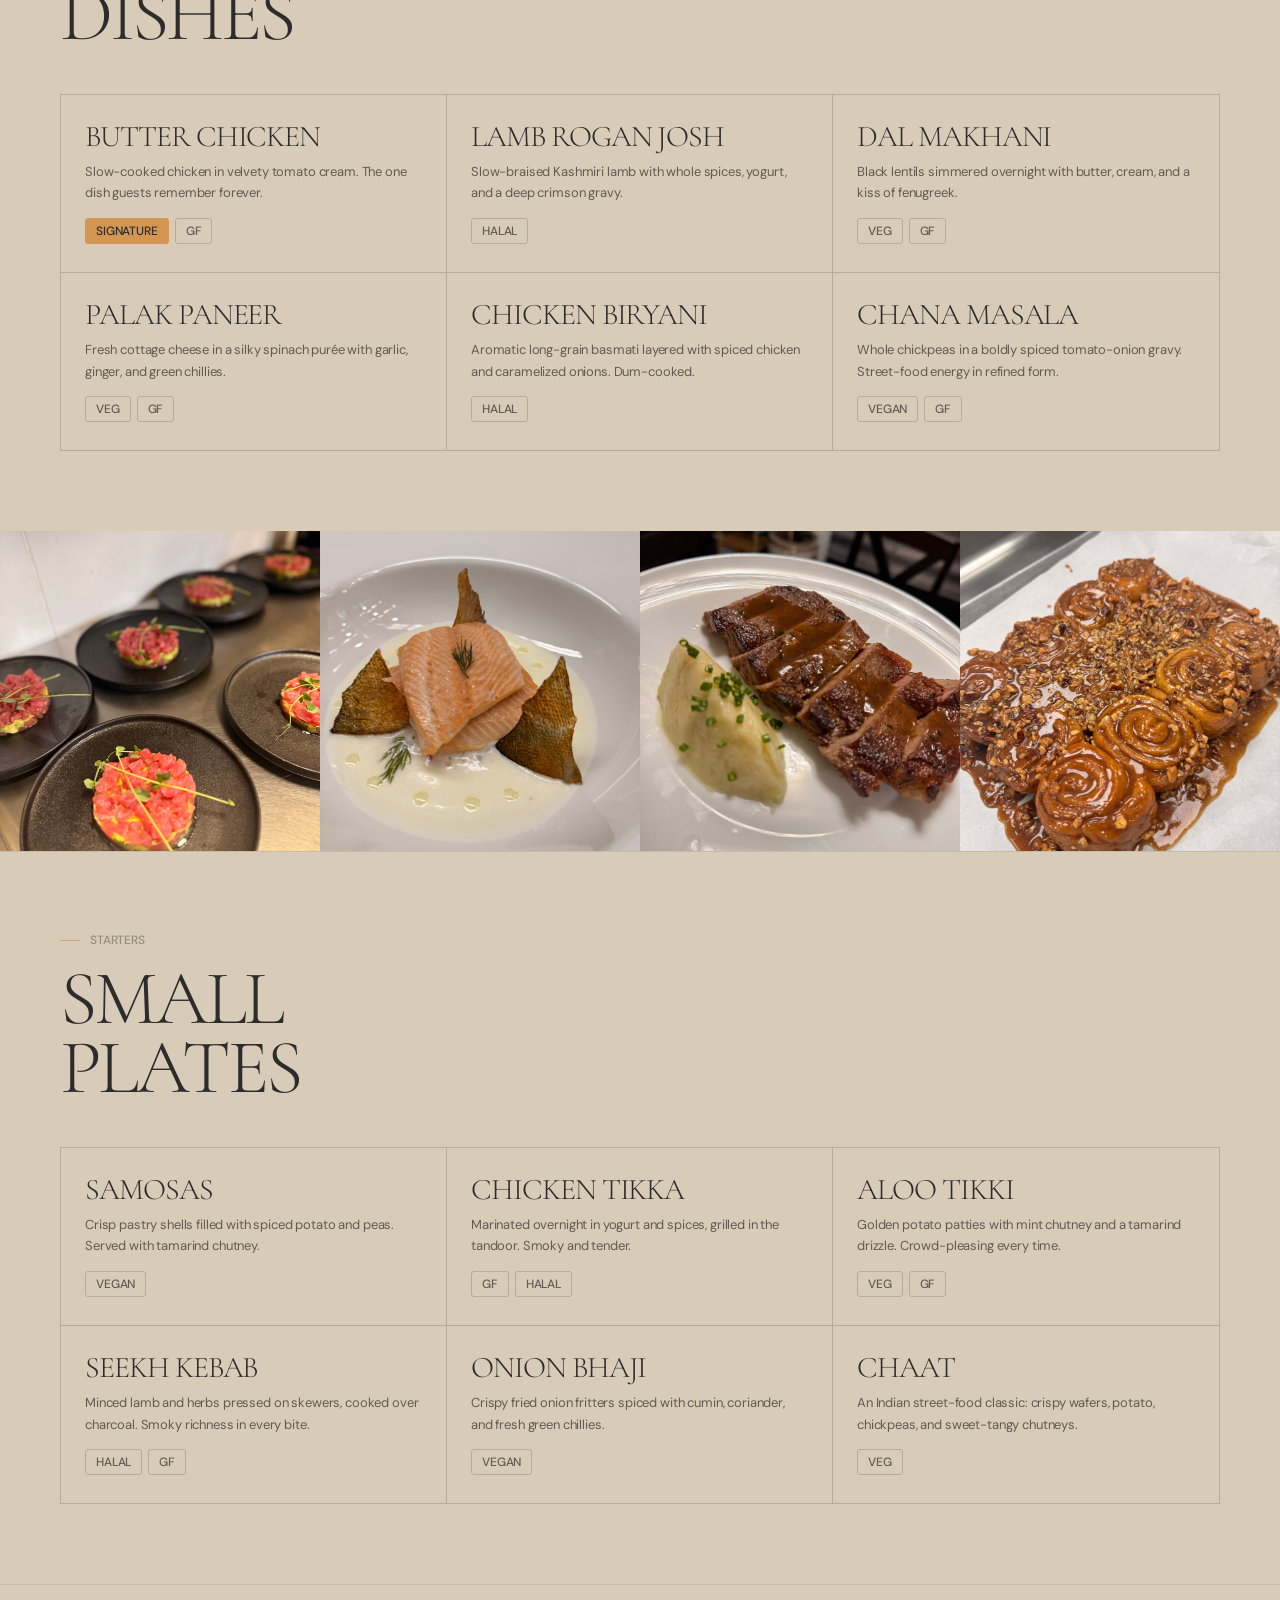
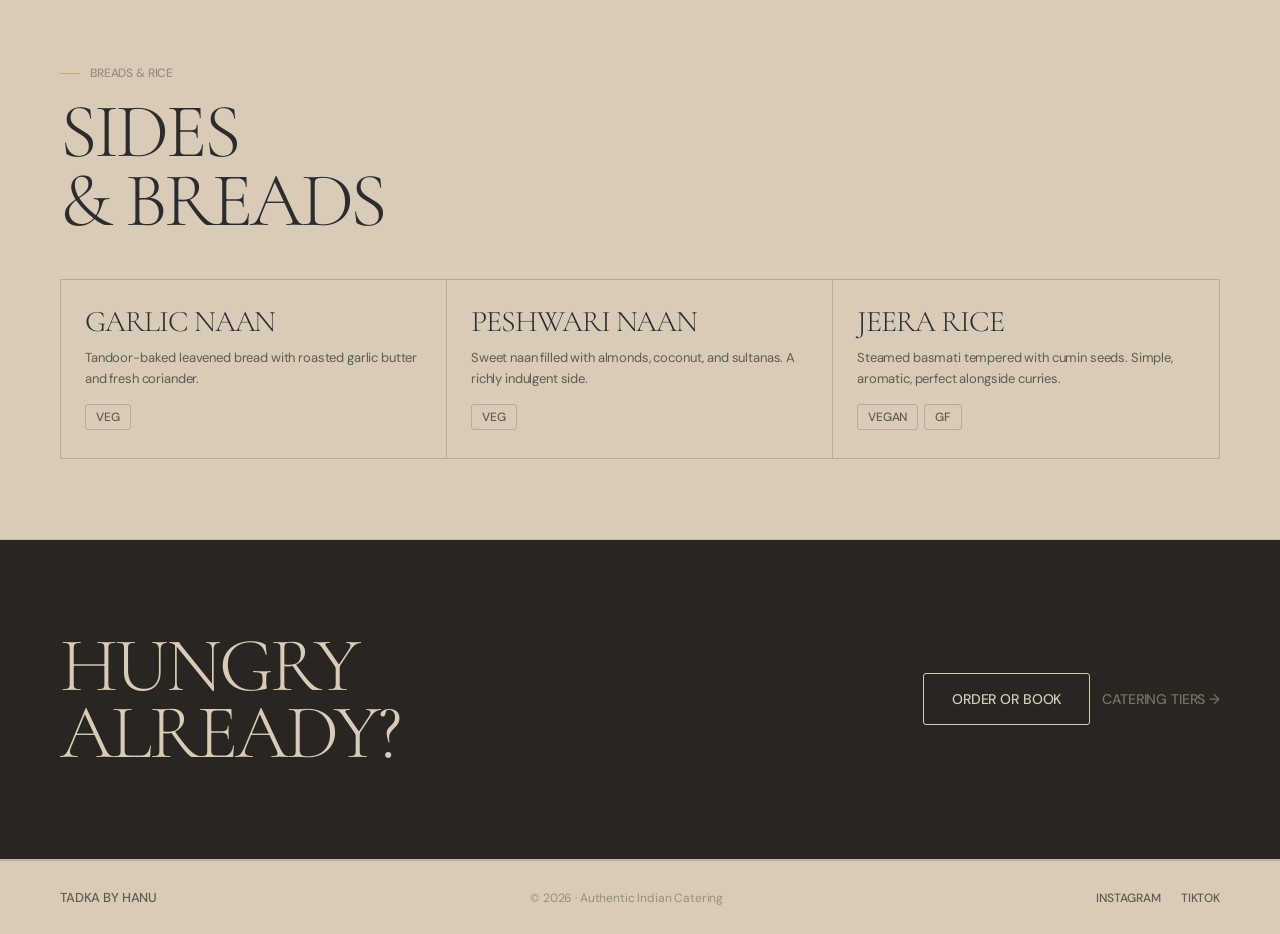
<file: menu.html>
<!DOCTYPE html>
<html lang="en" data-page="menu">
<head>
<meta charset="UTF-8">
<meta name="viewport" content="width=device-width, initial-scale=1.0">
<title>Menu — Tadka By Hanu</title>
<link rel="preconnect" href="https://fonts.googleapis.com">
<link rel="preconnect" href="https://fonts.gstatic.com" crossorigin>
<link href="https://fonts.googleapis.com/css2?family=Cormorant+Garamond:ital,wght@0,300;0,400;1,300&family=DM+Sans:opsz,wght@9..40,400;9..40,500;9..40,700&display=swap" rel="stylesheet">
<style>
*,*::before,*::after{box-sizing:border-box;margin:0;padding:0}
html,body{overflow-x:clip}

:root{
  --color-parchment:#d8cbb8;
  --color-linen:#bfb4a3;
  --color-warm-stone:#b6ab9c;
  --color-walnut:#978e81;
  --color-espresso:#615b53;
  --color-onyx-warm:#2c2c2c;
  --color-midnight-roast:#292622;
  --color-saffron-glow:#d49653;
  --fd:'Cormorant Garamond',Georgia,'Times New Roman',serif;
  --fb:'DM Sans',system-ui,-apple-system,sans-serif;
}

body{background:var(--color-parchment);color:var(--color-onyx-warm);font-family:var(--fb);-webkit-font-smoothing:antialiased}

/* ── NAV ── */
.nav{position:fixed;inset:0 0 auto 0;z-index:300;display:flex;align-items:center;justify-content:space-between;padding:20px 52px;transition:background .4s cubic-bezier(.25,.46,.45,.94),border-color .4s}
.nav-logo{font-family:var(--fb);font-size:13px;font-weight:500;letter-spacing:-0.011em;text-transform:uppercase;color:var(--color-parchment);text-decoration:none;transition:color .4s}
.nav-links{display:flex;gap:28px;list-style:none;align-items:center}
.nav-links a{font-family:var(--fb);font-size:14px;font-weight:500;letter-spacing:-0.01em;text-transform:uppercase;color:var(--color-parchment);text-decoration:none;opacity:.65;transition:opacity .4s,color .4s}
.nav-links a:hover{opacity:1}
.nav-links a.active{opacity:1}
.nav-cta{font-family:var(--fb);font-size:14px;font-weight:500;letter-spacing:-0.01em;text-transform:uppercase;color:var(--color-parchment);text-decoration:none;border:1px solid rgba(216,203,184,.55);border-radius:3px;padding:10px 20px;transition:background .4s,color .4s,border-color .4s}
.nav-cta:hover{background:var(--color-parchment);color:var(--color-onyx-warm);border-color:var(--color-parchment)}
.nav.nav-light{background:rgba(216,203,184,.96);backdrop-filter:blur(8px);-webkit-backdrop-filter:blur(8px);border-bottom:1px solid var(--color-warm-stone)}
.nav.nav-light .nav-logo,.nav.nav-light .nav-links a,.nav.nav-light .nav-cta{color:var(--color-onyx-warm)}
.nav.nav-light .nav-cta{border-color:var(--color-onyx-warm)}
.nav.nav-light .nav-cta:hover{background:var(--color-onyx-warm);color:var(--color-parchment)}
.nav.nav-light .nav-links a.active{color:var(--color-saffron-glow);opacity:1}

/* ── PAGE BANNER ── */
.page-banner{background:var(--color-midnight-roast);padding:148px 60px 92px}
.page-banner .eyebrow{font-family:var(--fb);font-size:12px;font-weight:500;letter-spacing:-0.012em;text-transform:uppercase;color:var(--color-parchment);opacity:.45;margin-bottom:20px}
.page-title{font-family:var(--fd);font-weight:300;font-size:clamp(72px,11vw,148px);line-height:.86;letter-spacing:-0.04em;text-transform:uppercase;color:var(--color-parchment)}
.page-sub{font-family:var(--fb);font-size:15px;font-weight:400;letter-spacing:-0.015px;color:var(--color-parchment);opacity:.5;line-height:1.65;max-width:520px;margin-top:22px}

/* ── SHARED ── */
hr.rule{border:none;border-top:1px solid var(--color-warm-stone);margin:0}
.eyebrow{font-family:var(--fb);font-size:12px;font-weight:500;letter-spacing:-0.012em;text-transform:uppercase;color:var(--color-walnut);margin-bottom:16px}
.rv{opacity:0;transform:translateY(18px);transition:opacity .4s cubic-bezier(.25,.46,.45,.94),transform .4s cubic-bezier(.25,.46,.45,.94)}
.rv.in{opacity:1;transform:none}
.tag{display:inline-block;font-family:var(--fb);font-size:12px;font-weight:500;letter-spacing:-0.012em;text-transform:uppercase;border-radius:3px;padding:4px 10px;border:1px solid var(--color-warm-stone);color:var(--color-espresso)}
.tag-accent{background:var(--color-saffron-glow);border-color:var(--color-saffron-glow);color:var(--color-onyx-warm)}
.btn-light{display:inline-flex;align-items:center;background:transparent;color:var(--color-onyx-warm);border:1px solid var(--color-onyx-warm);border-radius:3px;padding:16px 28px;font-family:var(--fb);font-size:14px;font-weight:500;letter-spacing:-0.01em;text-transform:uppercase;text-decoration:none;cursor:pointer;transition:background .4s cubic-bezier(.25,.46,.45,.94),color .4s;white-space:nowrap}
.btn-light:hover{background:var(--color-onyx-warm);color:var(--color-parchment)}
.btn-text{display:inline-flex;align-items:center;gap:6px;background:transparent;border:none;padding:0;font-family:var(--fb);font-size:14px;font-weight:500;letter-spacing:-0.01em;text-transform:uppercase;color:var(--color-espresso);text-decoration:none;cursor:pointer;transition:color .4s;opacity:.8}
.btn-text:hover{opacity:1;color:var(--color-onyx-warm)}

/* ── FOOD PHOTO GALLERY ── */
.food-gallery{display:grid;grid-template-columns:repeat(4,1fr);gap:0}
.fg-item{margin:0;aspect-ratio:1;overflow:hidden}
.fg-item img{width:100%;height:100%;object-fit:cover;transition:transform .6s cubic-bezier(.25,.46,.45,.94);display:block}
.fg-item:hover img{transform:scale(1.05)}
.sig-panel-img{position:absolute;inset:0;width:100%;height:100%;object-fit:cover;opacity:.55}
/* ── SIGNATURE DISH ── */
.signature{padding:92px 60px;display:grid;grid-template-columns:1fr 1fr;gap:72px;align-items:center}
.sig-panel{
  width:100%;aspect-ratio:1;
  background:var(--color-midnight-roast);
  display:flex;align-items:center;justify-content:center;
  position:relative;overflow:hidden;
}
.sig-panel-text{
  font-family:var(--fd);font-weight:300;
  font-size:clamp(80px,16vw,180px);
  letter-spacing:-0.04em;text-transform:uppercase;
  color:var(--color-parchment);opacity:.1;line-height:.85;
  text-align:center;user-select:none;
}
.sig-ring{position:absolute;border:1px solid rgba(216,203,184,.12)}
.sig-ring-1{inset:10%}
.sig-ring-2{inset:20%}
.sig-label{
  position:absolute;bottom:28px;left:50%;transform:translateX(-50%);
  font-family:var(--fb);font-size:11px;font-weight:500;
  letter-spacing:-0.011em;text-transform:uppercase;
  color:var(--color-parchment);opacity:.35;white-space:nowrap;
}
.sig-title{
  font-family:var(--fd);font-weight:300;
  font-size:clamp(48px,7vw,90px);
  line-height:.88;letter-spacing:-0.04em;text-transform:uppercase;
  color:var(--color-onyx-warm);margin-bottom:20px;
}
.sig-desc{
  font-family:var(--fb);font-size:15px;font-weight:400;
  letter-spacing:-0.015px;color:var(--color-espresso);
  line-height:1.75;margin-bottom:28px;
}
.sig-tags{display:flex;gap:8px;flex-wrap:wrap;margin-bottom:32px}
.sig-meta{
  display:grid;grid-template-columns:1fr 1fr;gap:0;
  border:1px solid var(--color-warm-stone);margin-bottom:32px;
}
.sm-cell{padding:14px 18px;border-right:1px solid var(--color-warm-stone);border-bottom:1px solid var(--color-warm-stone)}
.sm-cell:nth-child(2n){border-right:none}
.sm-cell:nth-child(n+3){border-bottom:none}
.sm-l{font-family:var(--fb);font-size:11px;font-weight:500;letter-spacing:-0.011em;text-transform:uppercase;color:var(--color-walnut);margin-bottom:4px}
.sm-v{font-family:var(--fd);font-weight:300;font-size:22px;letter-spacing:-0.035em;text-transform:uppercase;color:var(--color-onyx-warm);line-height:1}

/* ── MENU SECTIONS ── */
.menu-sec{padding:80px 60px}
.menu-sec-head{margin-bottom:44px}
.menu-sec-title{
  font-family:var(--fd);font-weight:300;
  font-size:clamp(50px,6vw,80px);
  line-height:.9;letter-spacing:-0.04em;text-transform:uppercase;color:var(--color-onyx-warm);
}
.dish-grid{
  display:grid;grid-template-columns:repeat(3,1fr);
  gap:0;border:1px solid var(--color-warm-stone);
}
.dish{
  padding:28px 24px;
  border-right:1px solid var(--color-warm-stone);
  border-bottom:1px solid var(--color-warm-stone);
  transition:background .4s cubic-bezier(.25,.46,.45,.94);
}
.dish:hover{background:var(--color-linen)}
.dish:nth-child(3n){border-right:none}
.dish:nth-last-child(-n+3){border-bottom:none}
.dish-name{
  font-family:var(--fd);font-weight:300;
  font-size:clamp(20px,2.5vw,30px);
  letter-spacing:-0.035em;text-transform:uppercase;
  color:var(--color-onyx-warm);line-height:.95;margin-bottom:10px;
}
.dish-desc{font-family:var(--fb);font-size:13px;font-weight:400;letter-spacing:-0.011em;color:var(--color-espresso);line-height:1.65;margin-bottom:14px}
.dish-tags{display:flex;gap:6px;flex-wrap:wrap}

/* ── CTA BAND ── */
.cta-band{background:var(--color-midnight-roast);padding:92px 60px;display:flex;align-items:center;justify-content:space-between;gap:40px;flex-wrap:wrap}
.cta-band-title{font-family:var(--fd);font-weight:300;font-size:clamp(40px,6vw,80px);line-height:.88;letter-spacing:-0.04em;text-transform:uppercase;color:var(--color-parchment)}
.cta-btns{display:flex;gap:12px;flex-wrap:wrap}
.btn-cta-dark{display:inline-flex;align-items:center;background:transparent;color:var(--color-parchment);border:1px solid var(--color-parchment);border-radius:3px;padding:16px 28px;font-family:var(--fb);font-size:14px;font-weight:500;letter-spacing:-0.01em;text-transform:uppercase;text-decoration:none;cursor:pointer;transition:background .4s,color .4s;white-space:nowrap}
.btn-cta-dark:hover{background:var(--color-parchment);color:var(--color-onyx-warm)}
.btn-cta-text{display:inline-flex;align-items:center;background:transparent;border:none;padding:16px 0;font-family:var(--fb);font-size:14px;font-weight:500;letter-spacing:-0.01em;text-transform:uppercase;color:var(--color-parchment);text-decoration:none;opacity:.45;transition:opacity .4s;cursor:pointer}
.btn-cta-text:hover{opacity:1}

/* ── FOOTER ── */
footer{padding:28px 60px;display:flex;align-items:center;justify-content:space-between;flex-wrap:wrap;gap:16px;border-top:1px solid var(--color-warm-stone)}
.ft-logo{font-family:var(--fb);font-size:13px;font-weight:500;letter-spacing:-0.011em;text-transform:uppercase;color:var(--color-espresso)}
.ft-copy{font-family:var(--fb);font-size:12px;color:var(--color-walnut);letter-spacing:-0.012em}
.ft-links{display:flex;gap:20px}
.ft-link{font-family:var(--fb);font-size:12px;font-weight:500;letter-spacing:-0.012em;text-transform:uppercase;color:var(--color-espresso);text-decoration:none;transition:color .4s}
.ft-link:hover{color:var(--color-onyx-warm)}

@media(max-width:900px){
  .nav{padding:16px 24px}.nav-links{gap:16px}
  .page-banner{padding:100px 24px 60px}
  .signature{grid-template-columns:1fr;padding:60px 24px;gap:40px}
  .sig-panel{max-width:100%;aspect-ratio:4/3}
  .menu-sec{padding:60px 24px}
  .dish-grid{grid-template-columns:1fr 1fr}
  .dish:nth-child(3n){border-right:1px solid var(--color-warm-stone)}
  .dish:nth-child(2n){border-right:none}
  .dish:nth-last-child(-n+3){border-bottom:1px solid var(--color-warm-stone)}
  .dish:last-child{border-bottom:none}
  .cta-band{padding:60px 24px;flex-direction:column;align-items:flex-start;gap:28px}
  footer{padding:22px 24px}
}
@media(max-width:500px){
  .dish-grid{grid-template-columns:1fr}
  .dish{border-right:none !important}
  .dish:not(:last-child){border-bottom:1px solid var(--color-warm-stone) !important}
}
@media(prefers-reduced-motion:reduce){.rv{opacity:1;transform:none;transition:none}}
</style>
<link rel="stylesheet" href="./polish.css">
<link rel="stylesheet" href="./mobile.css">
</head>
<body>

<nav class="nav" id="siteNav">
  <a class="nav-logo" href="./index.html">Tadka · Hanu</a>
  <ul class="nav-links">
    <li><a href="./index.html">Home</a></li>
    <li><a href="./catering.html">Catering</a></li>
    <li><a href="./menu.html" class="active">Menu</a></li>
    <li><a href="./about.html">About</a></li>
  </ul>
  <a class="nav-cta" href="./book.html">Book an Event</a>
  <button class="nav-burger" id="navBurger" aria-label="Toggle menu" aria-expanded="false">
    <span></span><span></span><span></span>
  </button>
</nav>

<div class="nav-overlay" id="navOverlay" role="dialog" aria-label="Navigation menu">
  <a class="nav-overlay-link" href="./index.html">Home</a>
  <a class="nav-overlay-link" href="./catering.html">Catering</a>
  <a class="nav-overlay-link active" href="./menu.html">Menu</a>
  <a class="nav-overlay-link" href="./about.html">About</a>
  <a class="nav-overlay-link-cta" href="./book.html">Book an Event</a>
</div>

<div class="page-banner" id="pageBanner">
  <p class="eyebrow">Handcrafted Cuisine</p>
  <h1 class="page-title">The<br>Menu</h1>
  <p class="page-sub">Every dish is made from scratch using traditional spices, slow techniques, and Honey's recipes passed down through generations.</p>
</div>

<hr class="rule">

<!-- SIGNATURE -->
<section class="signature">
  <div class="sig-panel rv">
    <img class="sig-panel-img" src="./images/jpg/IMG_6513.jpg" alt="Chef Honey's precision plating — grilled main course" loading="lazy">
    <div class="sig-ring sig-ring-1"></div>
    <div class="sig-ring sig-ring-2"></div>
    <div class="sig-label">Signature Dish · No. 01</div>
  </div>
  <div class="rv" style="transition-delay:.12s">
    <p class="eyebrow">Chef's Signature</p>
    <h2 class="sig-title">Butter<br>Chicken</h2>
    <p class="sig-desc">The dish that started it all. Honey's butter chicken is a slow-cooked marvel — tender chicken in a velvety tomato cream sauce with roasted aromatics and a precise spice balance that borders on legendary. Guests have called it the best they've had across Europe and India.</p>
    <div class="sig-tags">
      <span class="tag tag-accent">Chef's Signature</span>
      <span class="tag">Halal Available</span>
      <span class="tag">Mild to Hot</span>
    </div>
    <div class="sig-meta">
      <div class="sm-cell"><div class="sm-l">Protein</div><div class="sm-v">Chicken</div></div>
      <div class="sm-cell"><div class="sm-l">Spice Level</div><div class="sm-v">Adj.</div></div>
      <div class="sm-cell"><div class="sm-l">Dietary</div><div class="sm-v">GF Option</div></div>
      <div class="sm-cell"><div class="sm-l">Serve With</div><div class="sm-v">Rice / Naan</div></div>
    </div>
    <a class="btn-light" href="./book.html">Order This Dish</a>
  </div>
</section>

<hr class="rule">

<!-- MAINS -->
<section class="menu-sec">
  <div class="menu-sec-head rv">
    <p class="eyebrow">Mains</p>
    <h2 class="menu-sec-title">Signature<br>Dishes</h2>
  </div>
  <div class="dish-grid">
    <div class="dish rv">
      <div class="dish-name">Butter Chicken</div>
      <p class="dish-desc">Slow-cooked chicken in velvety tomato cream. The one dish guests remember forever.</p>
      <div class="dish-tags"><span class="tag tag-accent">Signature</span><span class="tag">GF</span></div>
    </div>
    <div class="dish rv" style="transition-delay:.06s">
      <div class="dish-name">Lamb Rogan Josh</div>
      <p class="dish-desc">Slow-braised Kashmiri lamb with whole spices, yogurt, and a deep crimson gravy.</p>
      <div class="dish-tags"><span class="tag">Halal</span></div>
    </div>
    <div class="dish rv" style="transition-delay:.12s">
      <div class="dish-name">Dal Makhani</div>
      <p class="dish-desc">Black lentils simmered overnight with butter, cream, and a kiss of fenugreek.</p>
      <div class="dish-tags"><span class="tag">Veg</span><span class="tag">GF</span></div>
    </div>
    <div class="dish rv" style="transition-delay:.18s">
      <div class="dish-name">Palak Paneer</div>
      <p class="dish-desc">Fresh cottage cheese in a silky spinach purée with garlic, ginger, and green chillies.</p>
      <div class="dish-tags"><span class="tag">Veg</span><span class="tag">GF</span></div>
    </div>
    <div class="dish rv" style="transition-delay:.24s">
      <div class="dish-name">Chicken Biryani</div>
      <p class="dish-desc">Aromatic long-grain basmati layered with spiced chicken and caramelized onions. Dum-cooked.</p>
      <div class="dish-tags"><span class="tag">Halal</span></div>
    </div>
    <div class="dish rv" style="transition-delay:.30s">
      <div class="dish-name">Chana Masala</div>
      <p class="dish-desc">Whole chickpeas in a boldly spiced tomato-onion gravy. Street-food energy in refined form.</p>
      <div class="dish-tags"><span class="tag">Vegan</span><span class="tag">GF</span></div>
    </div>
  </div>
</section>

<div class="food-gallery">
  <figure class="fg-item rv"><img src="./images/jpg/IMG_6838.jpg" alt="Tuna tartare with avocado and microgreens" loading="lazy"></figure>
  <figure class="fg-item rv" style="transition-delay:.05s"><img src="./images/jpg/IMG_6790.jpg" alt="Poached salmon with dill cream and crispy skin" loading="lazy"></figure>
  <figure class="fg-item rv" style="transition-delay:.10s"><img src="./images/jpg/IMG_6650.jpg" alt="Glazed duck belly with chive mash" loading="lazy"></figure>
  <figure class="fg-item rv" style="transition-delay:.15s"><img src="./images/jpg/IMG_6783.jpg" alt="Caramel pecan sticky buns — dessert" loading="lazy"></figure>
</div>

<hr class="rule">

<!-- STARTERS -->
<section class="menu-sec">
  <div class="menu-sec-head rv">
    <p class="eyebrow">Starters</p>
    <h2 class="menu-sec-title">Small<br>Plates</h2>
  </div>
  <div class="dish-grid">
    <div class="dish rv">
      <div class="dish-name">Samosas</div>
      <p class="dish-desc">Crisp pastry shells filled with spiced potato and peas. Served with tamarind chutney.</p>
      <div class="dish-tags"><span class="tag">Vegan</span></div>
    </div>
    <div class="dish rv" style="transition-delay:.06s">
      <div class="dish-name">Chicken Tikka</div>
      <p class="dish-desc">Marinated overnight in yogurt and spices, grilled in the tandoor. Smoky and tender.</p>
      <div class="dish-tags"><span class="tag">GF</span><span class="tag">Halal</span></div>
    </div>
    <div class="dish rv" style="transition-delay:.12s">
      <div class="dish-name">Aloo Tikki</div>
      <p class="dish-desc">Golden potato patties with mint chutney and a tamarind drizzle. Crowd-pleasing every time.</p>
      <div class="dish-tags"><span class="tag">Veg</span><span class="tag">GF</span></div>
    </div>
    <div class="dish rv" style="transition-delay:.18s">
      <div class="dish-name">Seekh Kebab</div>
      <p class="dish-desc">Minced lamb and herbs pressed on skewers, cooked over charcoal. Smoky richness in every bite.</p>
      <div class="dish-tags"><span class="tag">Halal</span><span class="tag">GF</span></div>
    </div>
    <div class="dish rv" style="transition-delay:.24s">
      <div class="dish-name">Onion Bhaji</div>
      <p class="dish-desc">Crispy fried onion fritters spiced with cumin, coriander, and fresh green chillies.</p>
      <div class="dish-tags"><span class="tag">Vegan</span></div>
    </div>
    <div class="dish rv" style="transition-delay:.30s">
      <div class="dish-name">Chaat</div>
      <p class="dish-desc">An Indian street-food classic: crispy wafers, potato, chickpeas, and sweet-tangy chutneys.</p>
      <div class="dish-tags"><span class="tag">Veg</span></div>
    </div>
  </div>
</section>

<hr class="rule">

<!-- BREADS -->
<section class="menu-sec">
  <div class="menu-sec-head rv">
    <p class="eyebrow">Breads &amp; Rice</p>
    <h2 class="menu-sec-title">Sides<br>&amp; Breads</h2>
  </div>
  <div class="dish-grid" style="grid-template-columns:repeat(3,1fr)">
    <div class="dish rv" style="border-bottom:none">
      <div class="dish-name">Garlic Naan</div>
      <p class="dish-desc">Tandoor-baked leavened bread with roasted garlic butter and fresh coriander.</p>
      <div class="dish-tags"><span class="tag">Veg</span></div>
    </div>
    <div class="dish rv" style="transition-delay:.06s;border-bottom:none">
      <div class="dish-name">Peshwari Naan</div>
      <p class="dish-desc">Sweet naan filled with almonds, coconut, and sultanas. A richly indulgent side.</p>
      <div class="dish-tags"><span class="tag">Veg</span></div>
    </div>
    <div class="dish rv" style="transition-delay:.12s;border-right:none;border-bottom:none">
      <div class="dish-name">Jeera Rice</div>
      <p class="dish-desc">Steamed basmati tempered with cumin seeds. Simple, aromatic, perfect alongside curries.</p>
      <div class="dish-tags"><span class="tag">Vegan</span><span class="tag">GF</span></div>
    </div>
  </div>
</section>

<hr class="rule">

<div class="cta-band">
  <div class="cta-band-title rv">Hungry<br>Already?</div>
  <div class="cta-btns rv" style="transition-delay:.1s">
    <a class="btn-cta-dark" href="./book.html">Order or Book</a>
    <a class="btn-cta-text" href="./catering.html">Catering Tiers →</a>
  </div>
</div>

<hr class="rule">
<footer>
  <div class="ft-logo">Tadka By Hanu</div>
  <div class="ft-copy">&copy; 2026 · Authentic Indian Catering</div>
  <div class="ft-links">
    <a class="ft-link" href="https://instagram.com/chefhoneystadka" target="_blank" rel="noopener">Instagram</a>
    <a class="ft-link" href="https://tiktok.com/@tadkabyhoney" target="_blank" rel="noopener">TikTok</a>
  </div>
</footer>

<script>
(function(){
  var nav = document.getElementById('siteNav');
  var banner = document.getElementById('pageBanner');
  function updateNav(){
    if(window.scrollY >= banner.offsetHeight - 20){nav.classList.add('nav-light')}
    else{nav.classList.remove('nav-light')}
  }
  window.addEventListener('scroll', updateNav, {passive:true});
  updateNav();

  var io = new IntersectionObserver(function(entries){
    entries.forEach(function(en){ if(en.isIntersecting){en.target.classList.add('in');io.unobserve(en.target)} });
  },{threshold:0.06});
  document.querySelectorAll('.rv').forEach(function(el){ io.observe(el); });
})();
</script>
<script src="./mobile.js"></script>
</body>
</html>
</file>
<file: polish.css>
/* ═══════════════════════════════════════════════
   TADKA BY HANU — POLISH LAYER v1
   Layered on top of per-page base styles.
   Never changes color palette, layout, or copy.
═══════════════════════════════════════════════ */

/* ── TIMING TOKENS ─────────────────────────── */
:root {
  --ease: cubic-bezier(0.25, 0.46, 0.45, 0.94);
  --ease-spring: cubic-bezier(0.34, 1.38, 0.64, 1);
  --t-xs: 140ms;
  --t-sm: 200ms;
  --t-md: 260ms;
  --t-lg: 480ms;
}

/* ── SCROLL REVEAL: longer, more graceful ───── */
.rv {
  transition-duration: 600ms !important;
  transition-timing-function: var(--ease) !important;
}
/* Give non-inline-delayed items a slight base delay
   so they don't pop in before the page settles */
.rv:not([style*="transition-delay"]) {
  transition-delay: 40ms;
}

/* ── NAV ────────────────────────────────────── */

/* Logo: subtle opacity on hover */
.nav-logo {
  transition: opacity var(--t-sm) var(--ease), color 0.4s var(--ease) !important;
}
.nav-logo:hover { opacity: 0.65; }

/* Nav links: animated underline from left */
.nav-links a {
  position: relative;
  transition: opacity var(--t-sm) var(--ease), color 0.4s var(--ease) !important;
}
.nav-links a::after {
  content: '';
  position: absolute;
  bottom: -3px; left: 0;
  width: 100%; height: 1px;
  background: currentColor;
  transform: scaleX(0);
  transform-origin: left center;
  transition: transform var(--t-md) var(--ease);
}
.nav-links a:hover::after,
.nav-links a.active::after {
  transform: scaleX(1);
}

/* Nav CTA: lift on hover */
.nav-cta {
  transition:
    background var(--t-sm) var(--ease),
    color var(--t-sm) var(--ease),
    border-color var(--t-sm) var(--ease),
    transform var(--t-xs) var(--ease),
    box-shadow var(--t-sm) var(--ease) !important;
}
.nav-cta:hover {
  transform: translateY(-1px);
  box-shadow: 0 4px 16px rgba(41,38,34,0.12);
}
.nav-cta:active { transform: translateY(0); transition-duration: 80ms; }

/* ── BUTTONS ─────────────────────────────────── */

/* btn-dark: tighter timing, lift + shadow on hover */
.btn-dark {
  transition:
    background var(--t-sm) var(--ease),
    color var(--t-sm) var(--ease),
    border-color var(--t-sm) var(--ease),
    transform var(--t-xs) var(--ease),
    box-shadow var(--t-sm) var(--ease) !important;
}
.btn-dark:hover {
  transform: translateY(-2px);
  box-shadow: 0 8px 28px rgba(0,0,0,0.22);
}
.btn-dark:active { transform: translateY(0); }

/* btn-light: same lift treatment */
.btn-light {
  transition:
    background var(--t-sm) var(--ease),
    color var(--t-sm) var(--ease),
    border-color var(--t-sm) var(--ease),
    transform var(--t-xs) var(--ease),
    box-shadow var(--t-sm) var(--ease) !important;
}
.btn-light:hover {
  transform: translateY(-2px);
  box-shadow: 0 8px 28px rgba(41,38,34,0.15);
}
.btn-light:active { transform: translateY(0); }

/* btn-text: the whole element nudges right, arrow follows */
.btn-text {
  transition:
    color var(--t-sm) var(--ease),
    opacity var(--t-sm) var(--ease),
    transform var(--t-md) var(--ease) !important;
}
.btn-text:hover { transform: translateX(4px); }
.btn-text:active { transform: translateX(2px); }

/* ── EYEBROW REFINEMENT ──────────────────────── */
/* A short saffron hairline before every section label */
.eyebrow {
  display: flex;
  align-items: center;
  gap: 10px;
}
.eyebrow::before {
  content: '';
  display: block;
  flex-shrink: 0;
  width: 20px;
  height: 1px;
  background: var(--color-saffron-glow);
  opacity: 0.75;
}

/* ── SERVICE CARDS ───────────────────────────── */
.sc {
  position: relative;
  transition: background var(--t-md) var(--ease) !important;
}
/* Inset saffron glow border on hover — appears from nothing */
.sc::after {
  content: '';
  position: absolute;
  inset: 0;
  box-shadow: inset 0 0 0 1.5px rgba(212,150,83,0);
  transition: box-shadow var(--t-md) var(--ease);
  pointer-events: none;
}
.sc:hover::after {
  box-shadow: inset 0 0 0 1.5px rgba(212,150,83,0.45);
}
/* Numbered label warms to saffron on hover */
.sc .sc-n {
  transition: color var(--t-md) var(--ease);
}
.sc:hover .sc-n {
  color: var(--color-saffron-glow);
}
/* Tags: subtle lift on hover since they sit inside a link */
.sc .tag {
  transition:
    background var(--t-sm) var(--ease),
    border-color var(--t-sm) var(--ease),
    color var(--t-sm) var(--ease),
    transform var(--t-sm) var(--ease-spring);
}
.sc:hover .tag:not(.tag-accent) {
  border-color: var(--color-espresso);
  color: var(--color-onyx-warm);
}

/* ── TESTIMONIAL CARDS ───────────────────────── */
.tc {
  transition: background var(--t-lg) var(--ease);
}
/* Saffron accent line that draws in from left on hover */
.tc::before {
  content: '';
  position: absolute;
  top: 0; left: 0; right: 0;
  height: 2px;
  background: linear-gradient(to right, var(--color-saffron-glow), transparent);
  transform: scaleX(0);
  transform-origin: left;
  transition: transform var(--t-md) var(--ease);
}
.tc:hover {
  background: rgba(41,38,34,0.035);
}
.tc:hover::before {
  transform: scaleX(1);
}

/* ── STATS BAND ──────────────────────────────── */
.stat {
  transition: background var(--t-md) var(--ease);
}
.stat:hover {
  background: rgba(41,38,34,0.04);
}
/* Number warms to saffron on stat hover */
.stat .stat-n {
  transition: color var(--t-md) var(--ease);
}
.stat:hover .stat-n {
  color: var(--color-saffron-glow);
}

/* ── FOOTER LINKS ────────────────────────────── */
.ft-link {
  position: relative;
  transition:
    color var(--t-sm) var(--ease),
    opacity var(--t-sm) var(--ease) !important;
}
.ft-link::after {
  content: '';
  position: absolute;
  bottom: -2px; left: 0;
  width: 100%; height: 1px;
  background: currentColor;
  transform: scaleX(0);
  transform-origin: left;
  transition: transform var(--t-md) var(--ease);
}
.ft-link:hover::after { transform: scaleX(1); }

/* ── MARQUEE ─────────────────────────────────── */
/* Fade out slightly when hovered (paused), returns focus to content */
.mq-outer {
  transition: opacity var(--t-md) var(--ease);
}
.mq-outer:hover {
  opacity: 0.75;
}

/* ── RULE ────────────────────────────────────── */
/* Make the divider lines slightly more refined */
hr.rule {
  border-color: rgba(182,171,156,0.5);
}

/* ── FOCUS STATES ────────────────────────────── */
/* Keyboard navigation remains accessible */
a:focus-visible,
button:focus-visible,
input:focus-visible,
textarea:focus-visible,
select:focus-visible {
  outline: 2px solid var(--color-saffron-glow);
  outline-offset: 3px;
  border-radius: 2px;
}
a:focus:not(:focus-visible),
button:focus:not(:focus-visible) {
  outline: none;
}

/* ── PAGE HEADER SECTIONS (about, catering etc) ── */
/* Hero-style page openers: subtle vignette at the base */
.page-hero {
  position: relative;
}
.page-hero::after {
  content: '';
  position: absolute;
  bottom: 0; left: 0; right: 0;
  height: 120px;
  background: linear-gradient(to bottom, transparent, rgba(41,38,34,0.12));
  pointer-events: none;
}

/* ── FORM INPUTS (book page) ────────────────── */
input, textarea, select {
  transition:
    border-color var(--t-sm) var(--ease),
    box-shadow var(--t-sm) var(--ease) !important;
}
input:focus,
textarea:focus,
select:focus {
  box-shadow: 0 0 0 3px rgba(212,150,83,0.18);
}

/* ── REDUCED MOTION ──────────────────────────── */
@media (prefers-reduced-motion: reduce) {
  .rv { transition: none !important; }
  .nav-links a::after,
  .tc::before,
  .ft-link::after { transition: none !important; }
  .btn-dark:hover,
  .btn-light:hover,
  .nav-cta:hover { transform: none; }
  .btn-text:hover { transform: none; }
}
</file>
<file: mobile.css>
/* ═══════════════════════════════════════════════
   TADKA BY HANU — MOBILE LAYER
   Applied via @media (max-width: 768px).
   The site auto-detects the device via CSS and
   loads the appropriate layout — no redirect needed.
═══════════════════════════════════════════════ */

/* ── HAMBURGER BUTTON ───────────────────────── */
.nav-burger {
  display: none;
  flex-direction: column;
  justify-content: center;
  align-items: center;
  gap: 5px;
  width: 44px;
  height: 44px;
  background: none;
  border: none;
  cursor: pointer;
  padding: 6px;
  color: inherit;
  flex-shrink: 0;
  /* inherits color from nav state (parchment or onyx) */
}
.nav-burger span {
  display: block;
  width: 22px;
  height: 1.5px;
  background: currentColor;
  border-radius: 1px;
  transition:
    transform 220ms cubic-bezier(0.25, 0.46, 0.45, 0.94),
    opacity 160ms ease-out;
  transform-origin: center;
}
/* X state when open */
.nav-burger[aria-expanded="true"] span:nth-child(1) {
  transform: translateY(6.5px) rotate(45deg);
}
.nav-burger[aria-expanded="true"] span:nth-child(2) {
  opacity: 0;
  transform: scaleX(0);
}
.nav-burger[aria-expanded="true"] span:nth-child(3) {
  transform: translateY(-6.5px) rotate(-45deg);
}

/* ── MOBILE FULL-SCREEN OVERLAY NAV ─────────── */
.nav-overlay {
  position: fixed;
  inset: 0;
  background: var(--color-midnight-roast);
  z-index: 350;
  display: flex;
  flex-direction: column;
  align-items: flex-start;
  justify-content: center;
  padding: 80px 36px 52px;
  gap: 0;
  /* Hidden by default */
  visibility: hidden;
  opacity: 0;
  pointer-events: none;
  transition:
    opacity 280ms cubic-bezier(0.25, 0.46, 0.45, 0.94),
    visibility 0s linear 280ms;
}
.nav-overlay.is-open {
  visibility: visible;
  opacity: 1;
  pointer-events: all;
  transition:
    opacity 280ms cubic-bezier(0.25, 0.46, 0.45, 0.94),
    visibility 0s linear 0ms;
}
.nav-overlay-link {
  font-family: var(--fd);
  font-weight: 300;
  font-size: clamp(40px, 10vw, 60px);
  letter-spacing: -0.04em;
  text-transform: uppercase;
  color: var(--color-parchment);
  text-decoration: none;
  line-height: 1.1;
  padding: 10px 0;
  opacity: 0.7;
  transition: opacity 180ms ease-out, color 180ms ease-out;
  /* Staggered entrance */
  transform: translateY(16px);
  transition:
    opacity 280ms cubic-bezier(0.25, 0.46, 0.45, 0.94),
    color 180ms ease-out,
    transform 320ms cubic-bezier(0.25, 0.46, 0.45, 0.94);
}
.nav-overlay.is-open .nav-overlay-link:nth-child(1) { transition-delay: 50ms; transform: none; opacity: 0.7; }
.nav-overlay.is-open .nav-overlay-link:nth-child(2) { transition-delay: 90ms; transform: none; opacity: 0.7; }
.nav-overlay.is-open .nav-overlay-link:nth-child(3) { transition-delay: 130ms; transform: none; opacity: 0.7; }
.nav-overlay.is-open .nav-overlay-link:nth-child(4) { transition-delay: 170ms; transform: none; opacity: 0.7; }
.nav-overlay.is-open .nav-overlay-link-cta { transition-delay: 220ms; transform: none; opacity: 1; }
.nav-overlay-link:hover { opacity: 1; }
.nav-overlay-link.active { color: var(--color-saffron-glow); opacity: 1; }
.nav-overlay-link-cta {
  margin-top: 36px;
  font-family: var(--fb);
  font-size: 14px;
  font-weight: 500;
  letter-spacing: -0.01em;
  text-transform: uppercase;
  color: var(--color-parchment);
  text-decoration: none;
  border: 1px solid rgba(216,203,184,0.4);
  border-radius: 3px;
  padding: 14px 28px;
  opacity: 1;
  transform: translateY(16px);
  transition:
    opacity 280ms cubic-bezier(0.25, 0.46, 0.45, 0.94),
    background 200ms ease-out,
    color 200ms ease-out,
    transform 320ms cubic-bezier(0.25, 0.46, 0.45, 0.94);
}
.nav-overlay-link-cta:hover {
  background: rgba(216,203,184,0.12);
}

/* A small decorative line at the bottom of the overlay */
.nav-overlay::after {
  content: 'Tadka By Hanu';
  position: absolute;
  bottom: 32px;
  left: 36px;
  font-family: var(--fb);
  font-size: 11px;
  font-weight: 500;
  letter-spacing: 0.08em;
  text-transform: uppercase;
  color: var(--color-parchment);
  opacity: 0.2;
}

/* ── MOBILE BREAKPOINT ───────────────────────── */
@media (max-width: 768px) {

  /* Show burger, hide desktop nav elements */
  .nav-burger { display: flex; }
  .nav-links { display: none !important; }
  .nav-cta { display: none !important; }
  .nav { padding: 16px 20px; }

  /* ── HERO (index.html only) ── */
  .hero-center { width: 92%; }
  .hero-tagline {
    font-size: clamp(48px, 13vw, 80px) !important;
    margin-bottom: 16px;
  }
  .hero-sub { margin-bottom: 28px; }
  .hero-ctas-block {
    flex-direction: column;
    align-items: center;
    gap: 12px;
  }
  .hero-ctas-block .btn-dark {
    width: 100%;
    max-width: 260px;
    justify-content: center;
    min-height: 52px;
  }
  .scroll-hint {
    font-size: 11px;
    letter-spacing: 0.12em;
    gap: 6px;
  }
  .scroll-hint-line { height: 28px; }

  /* ── STATS ── */
  .stats {
    grid-template-columns: 1fr 1fr;
  }
  .stat {
    padding: 28px 20px;
    border-right: none;
    border-bottom: 1px solid var(--color-warm-stone);
  }
  .stat:nth-child(odd) {
    border-right: 1px solid var(--color-warm-stone);
  }
  .stat:nth-child(3),
  .stat:nth-child(4) {
    border-bottom: none;
  }

  /* ── SERVICE CARDS ── */
  .home-svcs { padding: 52px 20px; }
  .home-svcs .sec-header {
    flex-direction: column;
    align-items: flex-start;
    gap: 12px;
    margin-bottom: 36px;
  }
  .grid2x2 { grid-template-columns: 1fr; }
  .sc { padding: 32px 24px; }

  /* ── TESTIMONIALS ── */
  .home-ts { padding: 52px 20px; }
  .home-ts .sec-header {
    flex-direction: column;
    align-items: flex-start;
    gap: 12px;
  }
  .t3 { grid-template-columns: 1fr; }
  .tc {
    border-right: none;
    border-bottom: 1px solid var(--color-warm-stone);
    padding: 36px 20px 28px;
  }
  .tc:last-child { border-bottom: none; }

  /* ── MARQUEE ── */
  .mw { font-size: clamp(32px, 7vw, 48px); padding: 0 20px; }
  .mq-outer { padding: 36px 0; }

  /* ── SECTION HEADERS ── */
  .sec-title { font-size: clamp(44px, 10vw, 72px) !important; }

  /* ── BUTTONS ── */
  .btn-dark, .btn-light {
    min-height: 52px;
    padding: 14px 24px;
  }

  /* ── FOOTER ── */
  footer {
    flex-direction: column;
    align-items: flex-start;
    gap: 20px;
    padding: 28px 20px;
  }
  .ft-copy { order: 3; }
  .ft-links { gap: 20px; }

  /* ── INNER PAGE BANNERS ── */
  .page-banner {
    padding: 100px 20px 52px;
    min-height: auto;
  }
  .page-banner .sec-title {
    font-size: clamp(48px, 12vw, 80px) !important;
  }

  /* ── ABOUT PAGE ── */
  .story-grid,
  .vals-grid {
    grid-template-columns: 1fr !important;
  }
  .story-panel,
  .val-item {
    padding: 32px 20px !important;
  }

  /* ── CATERING PAGE ── */
  .catering-tiers { padding: 52px 20px !important; }
  .tier-grid { grid-template-columns: 1fr !important; }
  .tier { padding: 32px 20px !important; }

  /* ── MENU PAGE ── */
  .menu-sections { padding: 52px 20px !important; }
  .menu-grid { grid-template-columns: 1fr !important; }

  /* ── BOOK PAGE ── */
  .book-wrap {
    grid-template-columns: 1fr !important;
    padding: 52px 20px !important;
  }
  .form-left { padding-right: 0 !important; }

  /* ── CONTACT LIST (book page) ── */
  .contact-list { margin-bottom: 40px; }

}

/* ── PHOTO GALLERIES & IMAGE STRIPS ─────────── */
@media (max-width: 768px) {
  /* index.html — From the Kitchen gallery */
  .home-gallery { padding: 44px 20px; }
  .pg3 { grid-template-columns: 1fr 1fr; gap: 2px; }

  /* menu.html — food photo gallery (4-col → 2-col) */
  .food-gallery { grid-template-columns: 1fr 1fr; }

  /* catering.html — event photo strip */
  .cat-photos { grid-template-columns: 1fr; }
  .cat-photo-item { aspect-ratio: 16/9; }

  /* about.html — process strip */
  .process-strip { grid-template-columns: 1fr; }
  .process-item { aspect-ratio: 16/9; }

  /* story panel photo fills correctly on mobile */
  .story-panel { aspect-ratio: 4/3; }
}

@media (max-width: 480px) {
  /* single column for very narrow screens */
  .pg3 { grid-template-columns: 1fr; }
  .food-gallery { grid-template-columns: 1fr 1fr; }
}

/* ── REDUCED MOTION ──────────────────────────── */
@media (prefers-reduced-motion: reduce) {
  .nav-overlay,
  .nav-overlay-link,
  .nav-overlay-link-cta,
  .nav-burger span {
    transition: none !important;
  }
}
</file>
